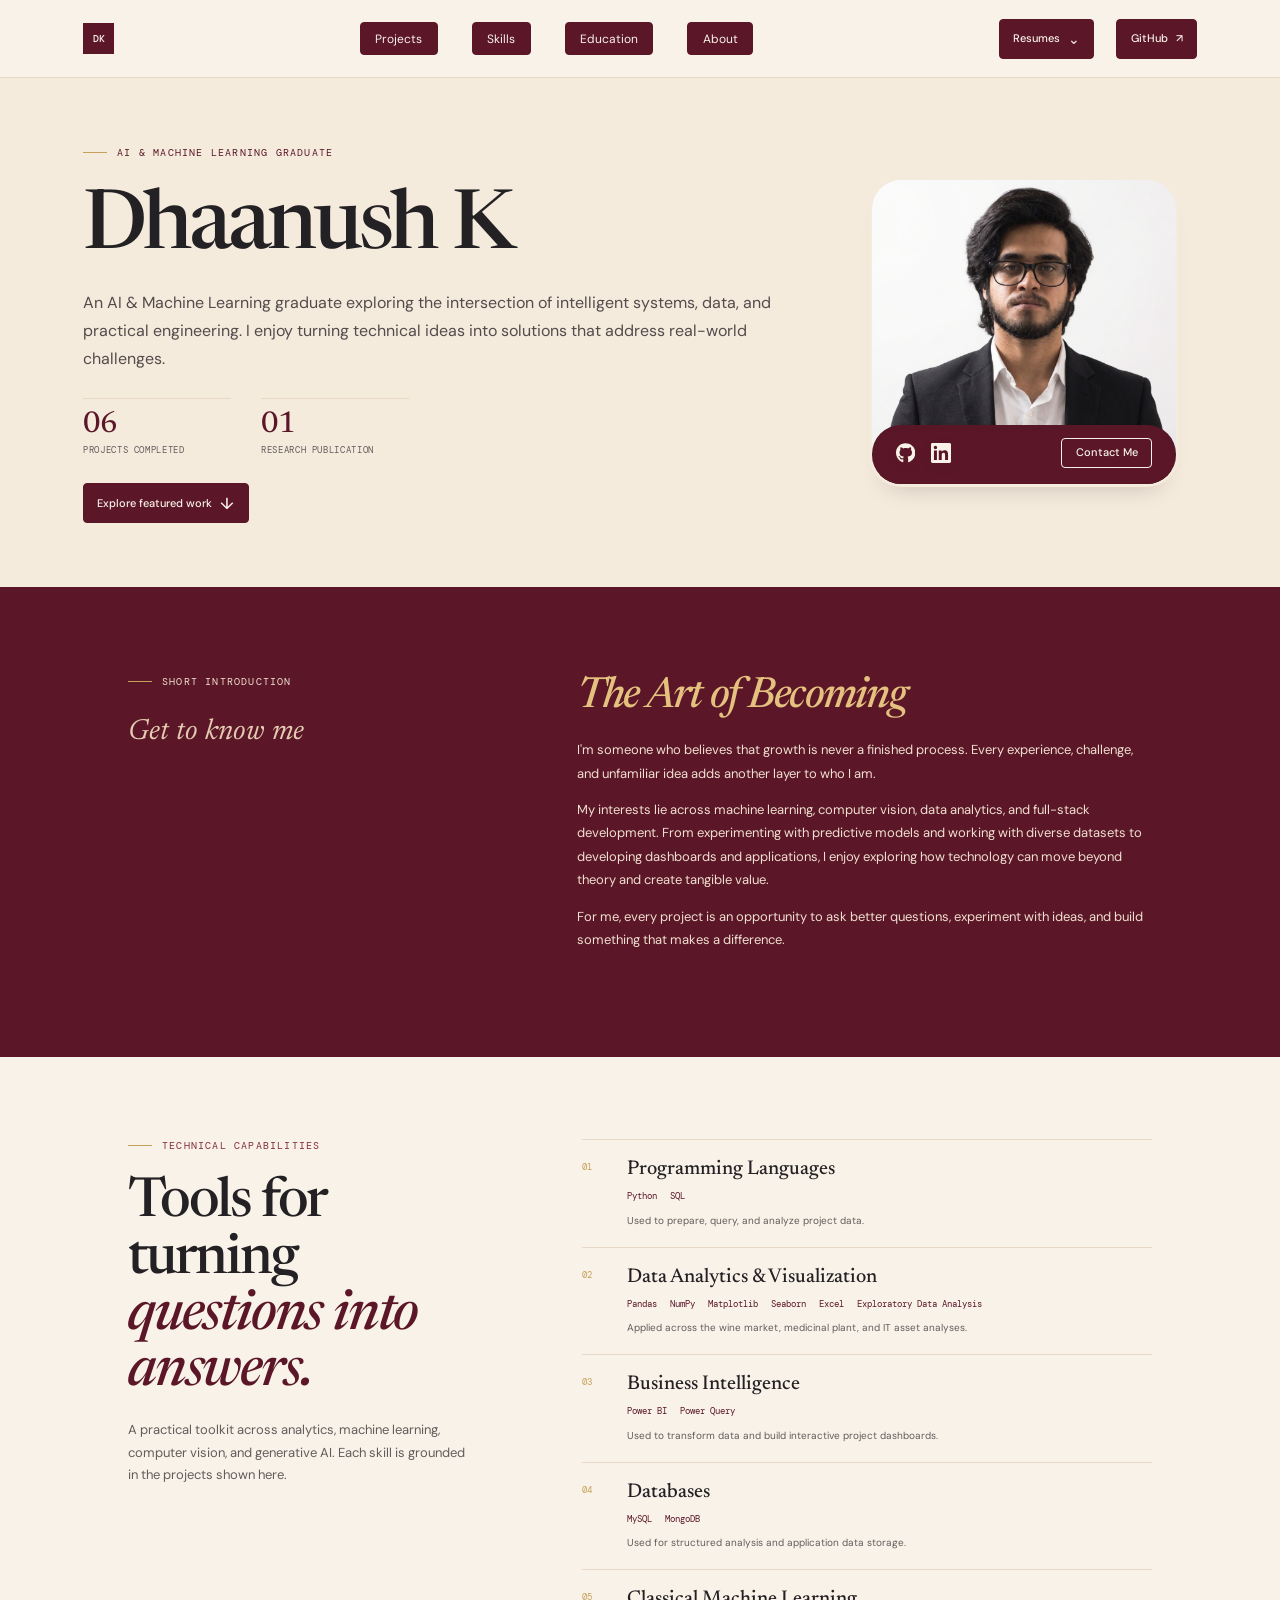
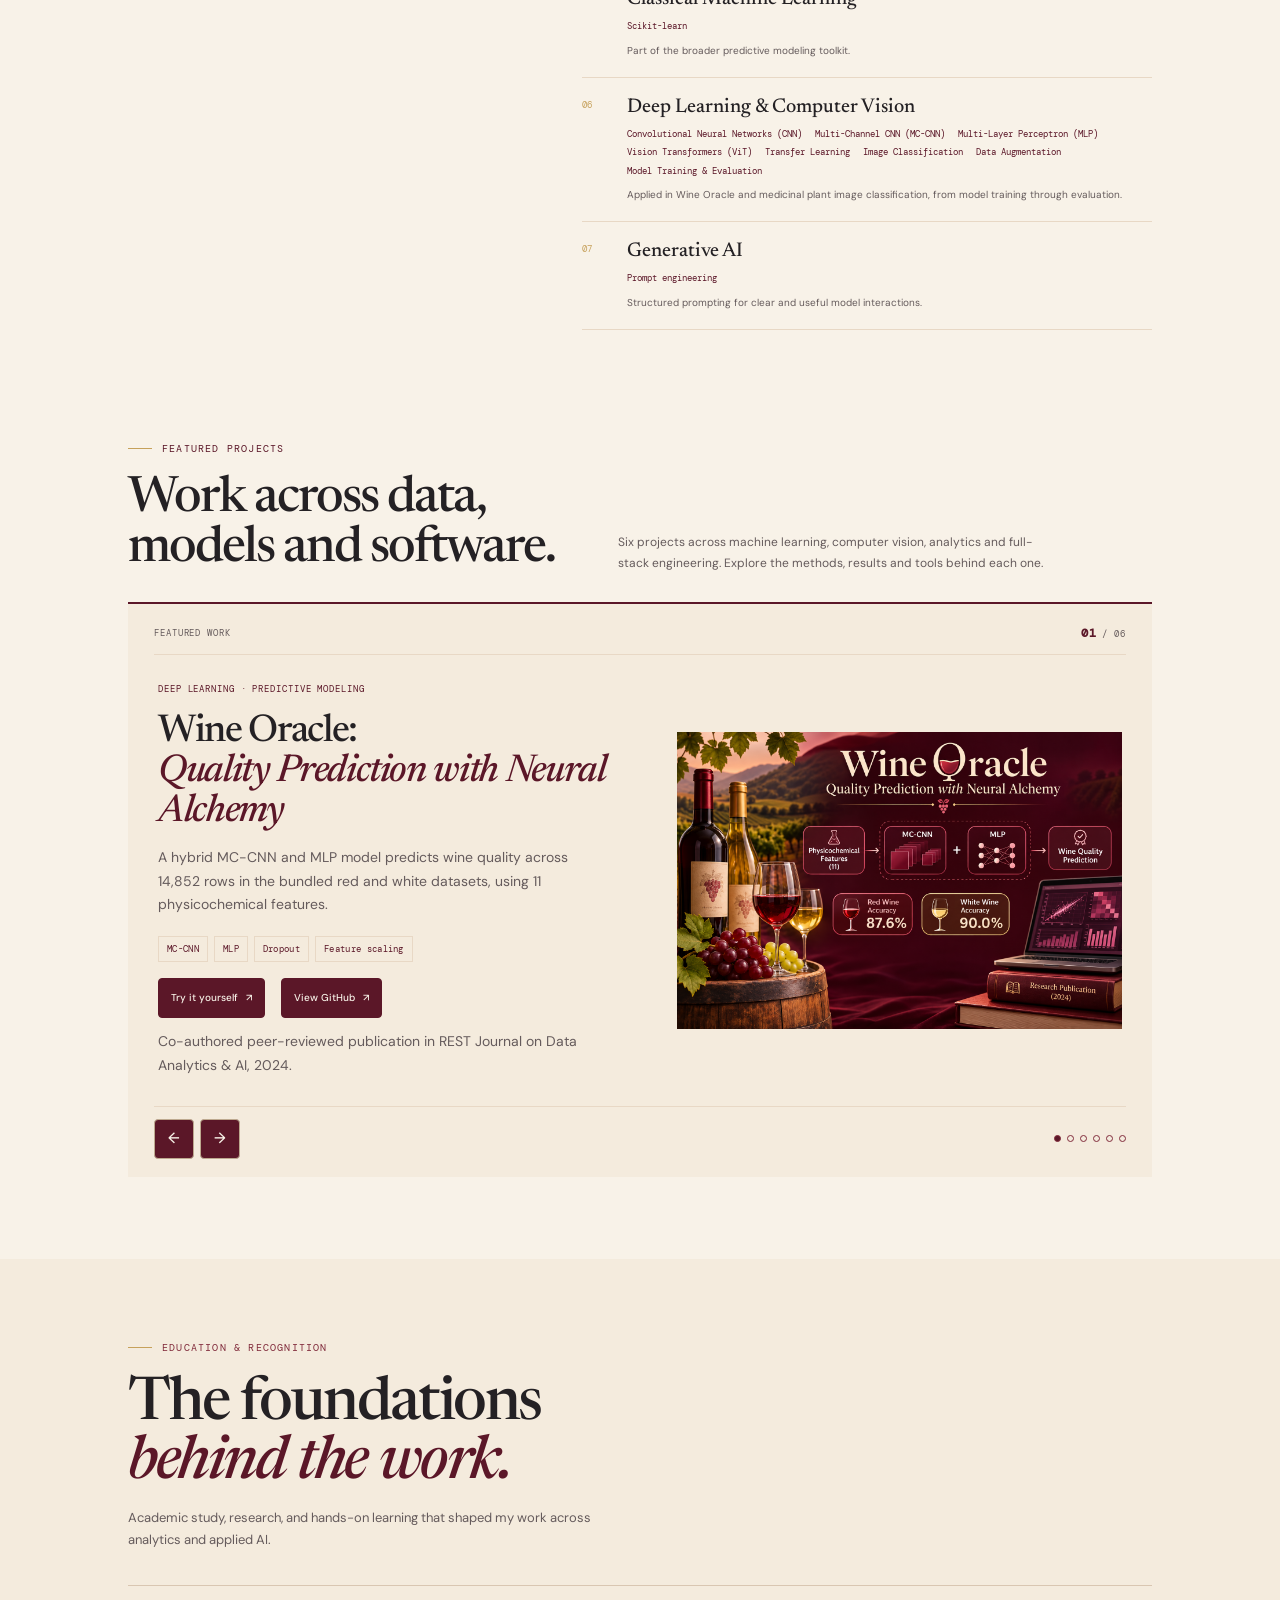
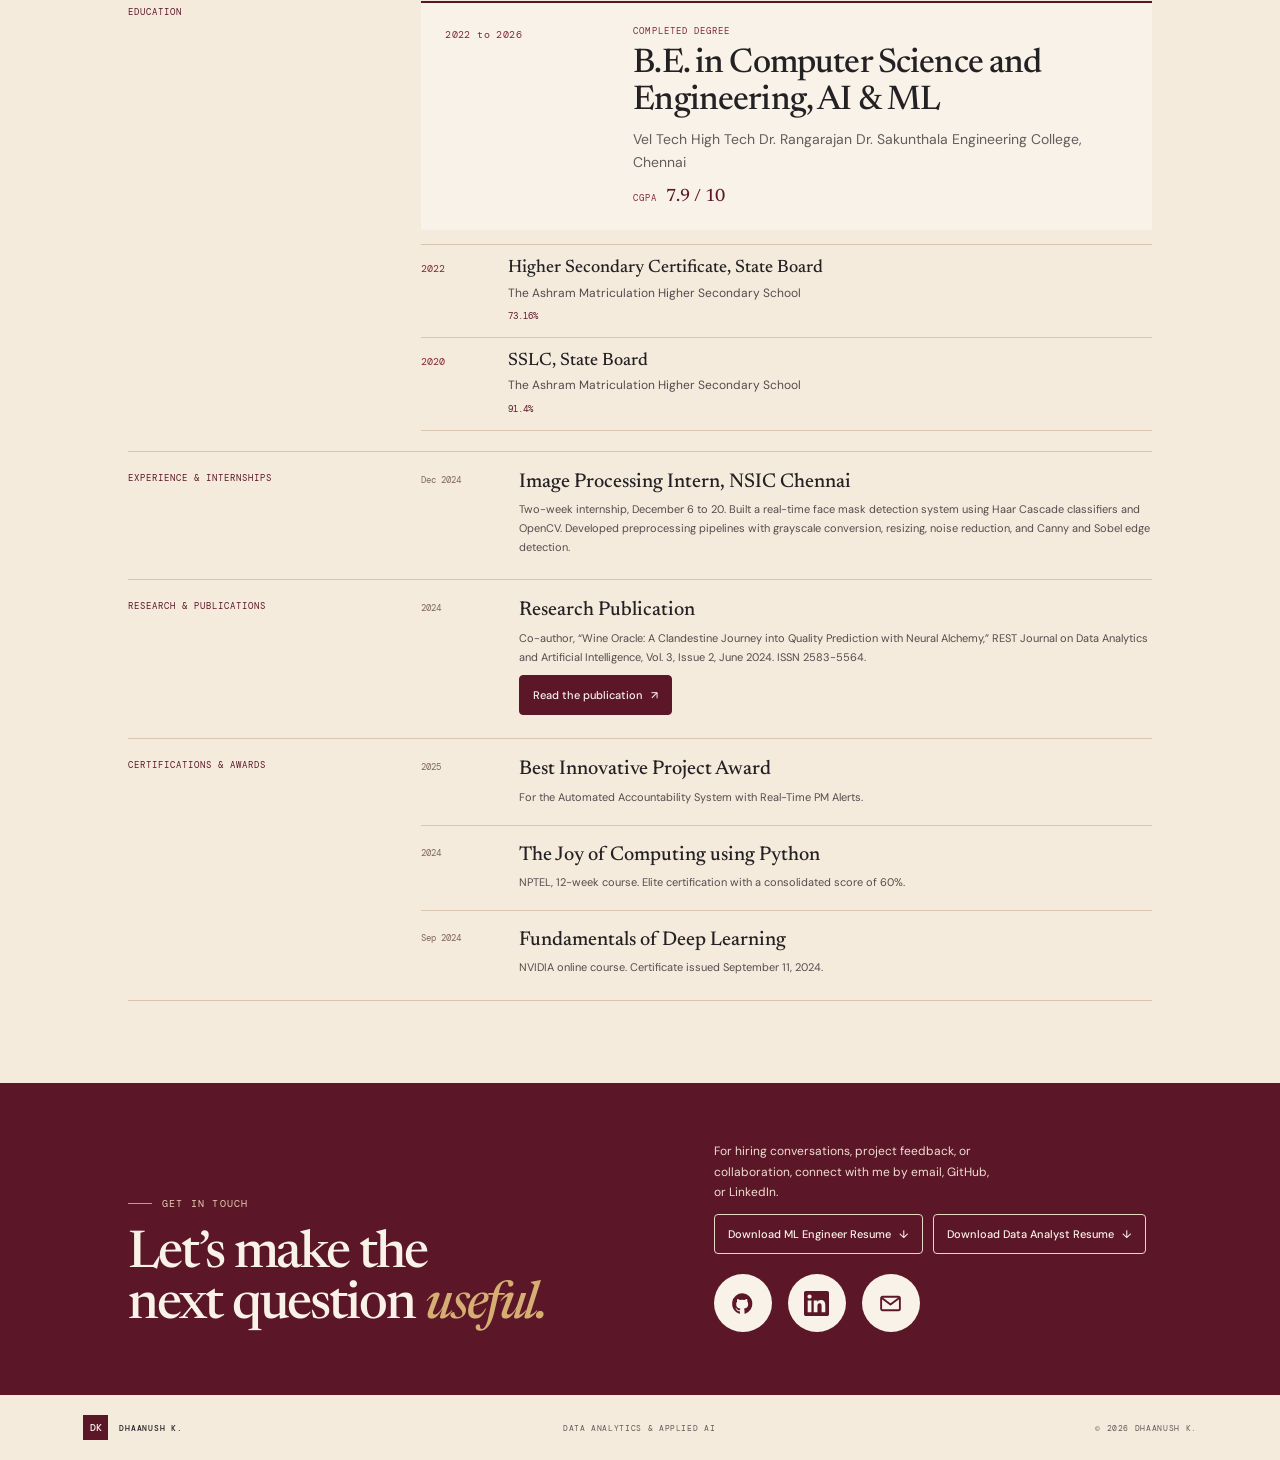
<file: index.html>
<!doctype html>
<html lang="en">
<head>
  <meta charset="utf-8">
  <meta name="viewport" content="width=device-width, initial-scale=1">
  <meta name="theme-color" content="#F8F2E8">
  <meta name="description" content="Dhaanush K is an AI and machine learning graduate working across computer vision, data analytics, and full-stack engineering.">
  <title>Dhaanush K | AI, Machine Learning and Data Analytics</title>
  <link rel="preconnect" href="https://fonts.googleapis.com">
  <link rel="preconnect" href="https://fonts.gstatic.com" crossorigin>
  <link href="https://fonts.googleapis.com/css2?family=DM+Mono:wght@400;500&family=DM+Sans:wght@400;500;600;700&family=Newsreader:opsz,wght@6..72,400;6..72,500;6..72,600&display=swap" rel="stylesheet">
  <link rel="stylesheet" href="styles.css">
  <link rel="stylesheet" href="components/profile-card.css">
</head>
<body>
  <header class="site-header">
    <a class="identity" href="index.html" aria-label="Dhaanush K home"><span class="identity-mark">DK</span></a>
    <nav aria-label="Main navigation"><a href="#projects">Projects</a><a href="#skills">Skills</a><a href="#education">Education</a><a href="#about">About</a></nav>
    <div class="header-actions">
      <details class="resume-menu">
        <summary>Resumes <span aria-hidden="true">⌄</span></summary>
        <div class="resume-menu-list" aria-label="Download a resume">
          <a href="assets/resumes/dhaanush-k-ml-engineer.pdf" download="Dhaanush-K-ML-Engineer-Resume.pdf">ML Engineer <span>PDF ↓</span></a>
          <a href="assets/resumes/dhaanush-k-data-analyst.pdf" download="Dhaanush-K-Data-Analyst-Resume.pdf">Data Analyst <span>PDF ↓</span></a>
        </div>
      </details>
      <a class="header-link" href="https://github.com/DhaanushK" target="_blank" rel="noopener noreferrer">GitHub <span aria-hidden="true">↗</span></a>
    </div>

  </header>

  <main>
    <section class="intro hero-shell" aria-labelledby="hero-title">
      <div class="hero-copy">
        <p class="eyebrow"><span></span> AI &amp; MACHINE LEARNING GRADUATE</p>
        <h1 id="hero-title">Dhaanush K</h1>
        <p class="hero-summary">An AI &amp; Machine Learning graduate exploring the intersection of intelligent systems, data, and practical engineering. I enjoy turning technical ideas into solutions that address real-world challenges.</p>
        <div class="hero-stats" aria-label="Portfolio statistics">
          <div><strong>06</strong><span>Projects completed</span></div>
          <div><strong>01</strong><span>Research publication</span></div>
        </div>
        <a class="underlined-link" href="#projects">Explore featured work <span aria-hidden="true">↓</span></a>
      </div>
      <div class="hero-profile">
        <section class="profile-panel" aria-label="Dhaanush K profile card">
          <div class="card">
            <div class="profile-pic"><img src="assets/profile-photo.png" alt="Portrait of Dhaanush K"></div>
            <div class="bottom">
              <div class="content">
                <span class="name">Dhaanush K</span>
                <span class="about-me">AI &amp; ML Graduate</span>
                <span class="profile-focus">Machine Learning · Computer Vision · Data Analytics · Full Stack</span>
                <blockquote class="profile-quote">“As long as I live, I have infinite chances!” <cite><br>Monkey D. Luffy</cite></blockquote>
              </div>
              <div class="bottom-bottom">
                <div class="social-links-container">
                  <a href="https://github.com/DhaanushK" target="_blank" rel="noopener noreferrer" aria-label="GitHub profile">
                    <svg xmlns="http://www.w3.org/2000/svg" viewBox="0 0 496 512" aria-hidden="true"><path d="M244.8 8C106.1 8 0 113.3 0 252c0 110.9 69.8 205.8 169.5 239.2 12.8 2.3 17.3-5.6 17.3-12.1 0-6.2-.3-40.4-.3-61.4 0 0-70 15-84.7-29.8 0 0-11.4-29.1-27.8-36.6 0 0-22.9-15.7 1.6-15.4 0 0 24.9 2 38.6 25.8 21.9 38.6 58.6 27.5 72.9 20.9 2.3-16 8.8-27.1 16-33.7-55.9-6.2-112.3-14.3-112.3-110.5 0-27.5 7.6-41.3 23.6-58.9-2.6-6.5-11.1-33.3 2.6-67.9 20.9-6.5 69 27 69 27 20-5.6 41.5-8.5 62.8-8.5s42.8 2.9 62.8 8.5c0 0 48.1-33.6 69-27 13.7 34.7 5.2 61.4 2.6 67.9 16 17.7 25.8 31.5 25.8 58.9 0 96.5-58.9 104.2-114.8 110.5 9.2 7.9 17 22.9 17 46.4 0 33.7-.3 75.4-.3 83.6 0 6.5 4.6 14.4 17.3 12.1C428.2 457.8 496 362.9 496 252 496 113.3 383.5 8 244.8 8z"></path></svg>
                  </a>
                  <a href="https://www.linkedin.com/in/dhaanush-k-72426927a" target="_blank" rel="noopener noreferrer" aria-label="LinkedIn profile">
                    <svg xmlns="http://www.w3.org/2000/svg" viewBox="0 0 24 24" aria-hidden="true"><path d="M20.447 20.452h-3.554v-5.569c0-1.328-.027-3.037-1.852-3.037-1.853 0-2.136 1.445-2.136 2.939v5.667H9.35V9h3.414v1.561h.049c.476-.9 1.637-1.85 3.37-1.85 3.601 0 4.267 2.37 4.267 5.455v6.286zM5.337 7.433a2.062 2.062 0 1 1-.004-4.124 2.062 2.062 0 0 1 .004 4.124zm1.782 13.019H3.555V9h3.564v11.452zM22.225 0H1.771C.792 0 0 .774 0 1.729v20.542C0 23.227.792 24 1.771 24h20.451C23.2 24 24 23.227 24 22.271V1.729C24 .774 23.2 0 22.222 0h.003z"></path></svg>
                  </a>
                </div>
                <a class="button" href="https://mail.google.com/mail/?view=cm&amp;fs=1&amp;to=dhaanushk2004%40gmail.com" target="_blank" rel="noopener noreferrer">Contact Me</a>
              </div>
            </div>
          </div>
        </section>
      </div>
    </section>

    <section class="about section-wrap" id="about"><div class="about-aside"><p class="eyebrow"><span></span> SHORT INTRODUCTION</p><p class="about-index">Get to know me</p></div><div class="about-body"><h2><em>The Art of Becoming</em></h2><p>I'm someone who believes that growth is never a finished process. Every experience, challenge, and unfamiliar idea adds another layer to who I am.</p><p>My interests lie across machine learning, computer vision, data analytics, and full-stack development. From experimenting with predictive models and working with diverse datasets to developing dashboards and applications, I enjoy exploring how technology can move beyond theory and create tangible value.</p><p>For me, every project is an opportunity to ask better questions, experiment with ideas, and build something that makes a difference.</p></div></section>

    <section class="skills-section section-wrap" id="skills" aria-labelledby="skills-title">
      <div class="skills-heading">
        <p class="eyebrow"><span></span> TECHNICAL CAPABILITIES</p>
        <h2 id="skills-title">Tools for turning<br><em>questions into answers.</em></h2>
        <p class="skills-intro">A practical toolkit across analytics, machine learning, computer vision, and generative AI. Each skill is grounded in the projects shown here.</p>
      </div>
      <div class="skills-list">
        <section class="skill-row" aria-labelledby="skill-programming"><span class="skill-number">01</span><div><h3 id="skill-programming">Programming Languages</h3><ul><li>Python</li><li>SQL</li></ul></div><p>Used to prepare, query, and analyze project data.</p></section>
        <section class="skill-row" aria-labelledby="skill-analytics"><span class="skill-number">02</span><div><h3 id="skill-analytics">Data Analytics &amp; Visualization</h3><ul><li>Pandas</li><li>NumPy</li><li>Matplotlib</li><li>Seaborn</li><li>Excel</li><li>Exploratory Data Analysis</li></ul></div><p>Applied across the wine market, medicinal plant, and IT asset analyses.</p></section>
        <section class="skill-row" aria-labelledby="skill-bi"><span class="skill-number">03</span><div><h3 id="skill-bi">Business Intelligence</h3><ul><li>Power BI</li><li>Power Query</li></ul></div><p>Used to transform data and build interactive project dashboards.</p></section>
        <section class="skill-row" aria-labelledby="skill-databases"><span class="skill-number">04</span><div><h3 id="skill-databases">Databases</h3><ul><li>MySQL</li><li>MongoDB</li></ul></div><p>Used for structured analysis and application data storage.</p></section>
        <section class="skill-row" aria-labelledby="skill-classical-ml"><span class="skill-number">05</span><div><h3 id="skill-classical-ml">Classical Machine Learning</h3><ul><li>Scikit-learn</li></ul></div><p>Part of the broader predictive modeling toolkit.</p></section>
        <section class="skill-row" aria-labelledby="skill-deep-learning"><span class="skill-number">06</span><div><h3 id="skill-deep-learning">Deep Learning &amp; Computer Vision</h3><ul><li>Convolutional Neural Networks (CNN)</li><li>Multi-Channel CNN (MC-CNN)</li><li>Multi-Layer Perceptron (MLP)</li><li>Vision Transformers (ViT)</li><li>Transfer Learning</li><li>Image Classification</li><li>Data Augmentation</li><li>Model Training &amp; Evaluation</li></ul></div><p>Applied in Wine Oracle and medicinal plant image classification, from model training through evaluation.</p></section>
        <section class="skill-row" aria-labelledby="skill-genai"><span class="skill-number">07</span><div><h3 id="skill-genai">Generative AI</h3><ul><li>Prompt engineering</li></ul></div><p>Structured prompting for clear and useful model interactions.</p></section>
      </div>
    </section>

    <section class="featured-work section-wrap" id="projects" aria-labelledby="projects-title">
      <div class="section-head"><p class="eyebrow"><span></span> FEATURED PROJECTS</p><h2 id="projects-title">Work across data, models and software.</h2><p class="section-lede">Six projects across machine learning, computer vision, analytics and full-stack engineering. Explore the methods, results and tools behind each one.</p></div>
      <div class="carousel" aria-label="Featured projects" aria-roledescription="carousel">
        <div class="carousel-top"><span>FEATURED WORK</span><span class="carousel-counter"><b id="slide-number">01</b> / <span id="slide-total">06</span></span></div>
        <div class="slides" id="slides" aria-live="off">
          <article class="hero-slide is-current" data-slide="0" aria-roledescription="slide" aria-label="1 of 6: Wine Oracle, Quality Prediction with Neural Alchemy">
            <div class="slide-copy"><p class="slide-kicker">DEEP LEARNING · PREDICTIVE MODELING</p><h2>Wine Oracle:<br><em>Quality Prediction with Neural Alchemy</em></h2><p>A hybrid MC-CNN and MLP model predicts wine quality across 14,852 rows in the bundled red and white datasets, using 11 physicochemical features.</p><ul class="tech-tags" aria-label="Technologies"><li>MC-CNN</li><li>MLP</li><li>Dropout</li><li>Feature scaling</li></ul><div class="slide-actions"><a class="slide-link" href="projects/wine-oracle/index.html#try-it">Try it yourself <span>↗</span></a><a class="slide-link" href="https://github.com/DhaanushK/Wine-Quality-Prediction" target="_blank" rel="noopener noreferrer">View GitHub <span>↗</span></a></div><p class="project-note">Co-authored peer-reviewed publication in REST Journal on Data Analytics &amp; AI, 2024.</p></div>
            <div class="slide-visual visual-oracle" aria-label="Wine Oracle neural model infographic"><img src="assets/wine-oracle-feature.png" alt="Wine Oracle infographic showing the hybrid MC-CNN and MLP model with red and white wine accuracy results"></div>
          </article>
          <article class="hero-slide" data-slide="1" aria-roledescription="slide" aria-label="2 of 6: Wine Market Analysis, Price, Region and Grape Variety" hidden>
            <div class="slide-copy"><p class="slide-kicker">DATA ANALYTICS · MARKET INTELLIGENCE</p><h2>Wine Market<br><em>Analysis</em></h2><p>Analyze wine pricing, critic ratings, regions and grape varieties to compare market patterns and pricing differences.</p><ul class="tech-tags" aria-label="Technologies"><li>Python</li><li>Pandas</li><li>NumPy</li><li>MySQL</li><li>Power BI</li><li>Excel</li></ul><div class="slide-actions"><a class="slide-link" href="projects/wine-quality/index.html#try-it">Try it yourself <span>↗</span></a><a class="slide-link" href="https://github.com/DhaanushK/wine-quality-intelligence" target="_blank" rel="noopener noreferrer">View GitHub <span>↗</span></a></div></div>
            <div class="slide-visual visual-wine" aria-label="Wine market analysis infographic"><img src="assets/wine-market-feature.png" alt="Wine Market Analysis infographic showing the data analysis pipeline, market pricing, regions, grape varieties, and dashboard insights"></div>
          </article>
          <article class="hero-slide" data-slide="2" aria-roledescription="slide" aria-label="3 of 6: Medicinal Plant Image Classification" hidden>
            <div class="slide-copy"><p class="slide-kicker">COMPUTER VISION · DEEP LEARNING</p><h2>Medicinal Plant<br><em>Image Classification</em></h2><p>A hybrid Vision Transformer and CNN model classifies plant images from a recorded dataset run of 5,995 images and returns its three highest-scoring class predictions.</p><ul class="tech-tags" aria-label="Technologies"><li>Python</li><li>PyTorch</li><li>ViT + CNN</li><li>Transfer learning</li></ul><div class="slide-actions"><a class="slide-link" href="projects/medicinal-plant-classification/index.html#try-it">Try it yourself <span>↗</span></a><a class="slide-link" href="https://github.com/DhaanushK/Medicinal-Plant-Classification" target="_blank" rel="noopener noreferrer">View GitHub <span>↗</span></a></div></div>
            <div class="slide-visual visual-vit" aria-label="Medicinal plant image classification infographic"><img src="assets/medicinal-vit-feature.png" alt="Medicinal Plant Classification infographic showing the Vision Transformer image classification project and reported training and test accuracy"></div>
          </article>
          <article class="hero-slide" data-slide="3" aria-roledescription="slide" aria-label="4 of 6: Medicinal Plant Price Trend Analysis" hidden>
            <div class="slide-copy"><p class="slide-kicker">MARKET INTELLIGENCE · BUSINESS INTELLIGENCE</p><h2>Medicinal Plant<br><em>Price Trend Analysis</em></h2><p>Trace e-CHARAK reported prices from 2017 to 2025 across 110 plants and 31 markets using 374,830 observations.</p><ul class="tech-tags" aria-label="Technologies"><li>Python</li><li>MySQL</li><li>Excel</li><li>Power BI</li></ul><div class="slide-actions"><a class="slide-link" href="projects/medicinal-plant/index.html#try-it">Try it yourself <span>↗</span></a><a class="slide-link" href="https://github.com/DhaanushK/Medicinal-Plant-Price-Trend-Analysis" target="_blank" rel="noopener noreferrer">View GitHub <span>↗</span></a></div></div>
            <div class="slide-visual visual-plant" aria-label="Medicinal plant price trend dashboard infographic"><img src="assets/medicinal-price-feature.png" alt="Medicinal plant price trend analysis infographic showing data processing, market coverage, and Power BI dashboard"></div>
          </article>
          <article class="hero-slide" data-slide="4" aria-roledescription="slide" aria-label="5 of 6: IT Asset Management Dashboard" hidden>
            <div class="slide-copy"><p class="slide-kicker">OPERATIONS · BUSINESS INTELLIGENCE</p><h2>IT Asset Management<br><em>Dashboard</em></h2><p>Use Python, MySQL and Power BI to review asset lifecycle, depreciation, license use and compliance risks.</p><ul class="tech-tags" aria-label="Technologies"><li>Python</li><li>MySQL</li><li>Power BI</li></ul><div class="slide-actions"><a class="slide-link" href="projects/itam/index.html#try-it">Try it yourself <span>↗</span></a><a class="slide-link" href="https://github.com/DhaanushK/IT-Asset-Management-System" target="_blank" rel="noopener noreferrer">View GitHub <span>↗</span></a></div></div>
            <div class="slide-visual visual-itam" aria-label="IT Asset Management dashboard infographic"><img src="assets/itam-dashboard-feature.png" alt="IT Asset Management infographic showing asset lifecycle, financial performance, license utilization, and compliance"></div>
          </article>
          <article class="hero-slide" data-slide="5" aria-roledescription="slide" aria-label="6 of 6: Automated Accountability System with Real-Time PM Alerts" hidden>
            <div class="slide-copy"><p class="slide-kicker">FULL-STACK ENGINEERING · WORKFLOW AUTOMATION</p><h2>Automated Accountability System<br><em>with Real-Time PM Alerts</em></h2><p>A full-stack system syncs accountability data and sends real-time deadline alerts.</p><div class="slide-tech-group"><span>Core application</span><ul class="tech-tags" aria-label="Core application technologies"><li>MERN</li><li>JWT</li><li>RBAC</li></ul></div><div class="slide-tech-group"><span>Supporting integrations and services</span><ul class="tech-tags" aria-label="Supporting technologies"><li>Google Sheets API</li><li>Nodemailer</li><li>Node-Cron</li></ul></div><div class="slide-actions"><a class="slide-link" href="https://github.com/DhaanushK/Automated-Accountability-System-with-Realtime-PM-Alerts" target="_blank" rel="noopener noreferrer">View GitHub <span>↗</span></a></div><p class="project-note">Recognized with the Best Innovative Project Award in 2025.</p></div>
            <div class="slide-visual visual-accountability" aria-label="Automated accountability system infographic with its 2025 award"><img src="assets/accountability-feature.png" alt="Automated accountability system infographic showing the MERN application, role-based access, Google Sheets sync, real-time alerts, and 2025 award"></div>
          </article>
        </div>
        <div class="carousel-controls"><div class="carousel-buttons"><button class="arrow-button" type="button" id="previous-slide" aria-label="Previous project">←</button><button class="arrow-button" type="button" id="next-slide" aria-label="Next project">→</button></div><div class="slide-dots" role="group" aria-label="Choose featured project"><button class="slide-dot is-active" type="button" aria-label="Show project 1" aria-current="true"></button><button class="slide-dot" type="button" aria-label="Show project 2"></button><button class="slide-dot" type="button" aria-label="Show project 3"></button><button class="slide-dot" type="button" aria-label="Show project 4"></button><button class="slide-dot" type="button" aria-label="Show project 5"></button><button class="slide-dot" type="button" aria-label="Show project 6"></button></div></div>
      </div>
    </section>
    <section class="academic-section section-wrap" id="education" aria-labelledby="education-title">
      <div class="academic-heading"><p class="eyebrow"><span></span> EDUCATION &amp; RECOGNITION</p><h2 id="education-title">The foundations<br><em>behind the work.</em></h2><p>Academic study, research, and hands-on learning that shaped my work across analytics and applied AI.</p></div>
      <div class="academic-groups">
        <section class="academic-group academic-group--education" aria-labelledby="academic-education"><h3 id="academic-education">Education</h3><div class="academic-entries">
          <article class="academic-degree-spotlight"><p class="academic-degree-period">2022 to 2026</p><div><span class="academic-degree-label">COMPLETED DEGREE</span><h4>B.E. in Computer Science and Engineering, AI &amp; ML</h4><p>Vel Tech High Tech Dr. Rangarajan Dr. Sakunthala Engineering College, Chennai</p><span class="academic-degree-result"><span>CGPA</span> 7.9 / 10</span></div></article>
          <div class="academic-school-timeline" aria-label="Earlier education">
            <article class="academic-school-entry"><p class="academic-date">2022</p><div><h4>Higher Secondary Certificate, State Board</h4><p>The Ashram Matriculation Higher Secondary School</p><span class="academic-result">73.16%</span></div></article>
            <article class="academic-school-entry"><p class="academic-date">2020</p><div><h4>SSLC, State Board</h4><p>The Ashram Matriculation Higher Secondary School</p><span class="academic-result">91.4%</span></div></article>
          </div>
        </div></section>
        <section class="academic-group" aria-labelledby="academic-experience"><h3 id="academic-experience">Experience &amp; Internships</h3><div class="academic-entries">
          <article class="academic-entry"><p class="academic-date">Dec 2024</p><div><h4>Image Processing Intern, NSIC Chennai</h4><p>Two-week internship, December 6 to 20. Built a real-time face mask detection system using Haar Cascade classifiers and OpenCV. Developed preprocessing pipelines with grayscale conversion, resizing, noise reduction, and Canny and Sobel edge detection.</p></div></article>
        </div></section>
        <section class="academic-group" aria-labelledby="academic-research"><h3 id="academic-research">Research &amp; Publications</h3><div class="academic-entries">
          <article class="academic-entry"><p class="academic-date">2024</p><div><h4>Research Publication</h4><p>Co-author, “Wine Oracle: A Clandestine Journey into Quality Prediction with Neural Alchemy,” REST Journal on Data Analytics and Artificial Intelligence, Vol. 3, Issue 2, June 2024. ISSN 2583-5564.</p><a class="academic-link" href="https://doi.org/10.46632/jdaai/3/2/13" target="_blank" rel="noopener noreferrer">Read the publication <span aria-hidden="true">↗</span></a></div></article>
        </div></section>
        <section class="academic-group" aria-labelledby="academic-certifications"><h3 id="academic-certifications">Certifications &amp; Awards</h3><div class="academic-entries">
          <article class="academic-entry"><p class="academic-date">2025</p><div><h4>Best Innovative Project Award</h4><p>For the Automated Accountability System with Real-Time PM Alerts.</p></div></article>
          <article class="academic-entry"><p class="academic-date">2024</p><div><h4>The Joy of Computing using Python</h4><p>NPTEL, 12-week course. Elite certification with a consolidated score of 60%.</p></div></article>
          <article class="academic-entry"><p class="academic-date">Sep 2024</p><div><h4>Fundamentals of Deep Learning</h4><p>NVIDIA online course. Certificate issued September 11, 2024.</p></div></article>
        </div></section>
      </div>
    </section>



    <section class="contact-band"><div><p class="eyebrow eyebrow-light"><span></span> GET IN TOUCH</p><h2>Let’s make the<br>next question <em>useful.</em></h2></div><div class="contact-copy"><p>For hiring conversations, project feedback, or collaboration, connect with me by email, GitHub, or LinkedIn.</p><div class="resume-downloads" aria-label="Resume downloads"><a href="assets/resumes/dhaanush-k-ml-engineer.pdf" download="Dhaanush-K-ML-Engineer-Resume.pdf">Download ML Engineer Resume <span aria-hidden="true">↓</span></a><a href="assets/resumes/dhaanush-k-data-analyst.pdf" download="Dhaanush-K-Data-Analyst-Resume.pdf">Download Data Analyst Resume <span aria-hidden="true">↓</span></a></div><div class="holographic-stack" aria-label="Contact and social links"><a class="holographic-icon github" href="https://github.com/DhaanushK" target="_blank" rel="noopener noreferrer" aria-label="GitHub profile"><span class="holographic-ring" aria-hidden="true"></span><svg viewBox="0 0 24 24" xmlns="http://www.w3.org/2000/svg" aria-hidden="true"><path d="M12 2.25a10 10 0 0 0-3.16 19.49c.5.09.69-.21.69-.47v-1.86c-2.51.55-3.04-1.07-3.04-1.07-.4-1.02-.98-1.29-.98-1.29-.8-.55.06-.54.06-.54.89.06 1.36.92 1.36.92.79 1.36 2.08.97 2.59.74.08-.58.31-.97.56-1.2-2-.23-4.11-1-4.11-4.45 0-.98.35-1.78.92-2.4-.09-.23-.4-1.14.09-2.37 0 0 .75-.24 2.47.92a8.6 8.6 0 0 1 4.5 0c1.72-1.16 2.47-.92 2.47-.92.49 1.23.18 2.14.09 2.37.57.62.92 1.42.92 2.4 0 3.46-2.11 4.22-4.12 4.45.32.27.6.8.6 1.62v2.68c0 .26.18.57.69.47A10 10 0 0 0 12 2.25Z"></path></svg></a><a class="holographic-icon linkedin" href="https://www.linkedin.com/in/dhaanush-k-72426927a" target="_blank" rel="noopener noreferrer" aria-label="LinkedIn profile"><span class="holographic-ring" aria-hidden="true"></span><svg viewBox="0 0 24 24" xmlns="http://www.w3.org/2000/svg" aria-hidden="true"><path d="M20.45 20.45h-3.56v-5.57c0-1.33-.03-3.04-1.85-3.04-1.85 0-2.14 1.45-2.14 2.94v5.67H9.35V9h3.41v1.56h.05c.48-.9 1.64-1.85 3.37-1.85 3.6 0 4.27 2.37 4.27 5.46v6.28ZM5.34 7.43a2.06 2.06 0 1 1 0-4.12 2.06 2.06 0 0 1 0 4.12ZM7.12 20.45H3.56V9h3.56v11.45ZM22.23 0H1.77C.79 0 0 .77 0 1.73v20.54C0 23.23.79 24 1.77 24h20.45c.98 0 1.78-.77 1.78-1.73V1.73C24 .77 23.2 0 22.22 0h.01Z"></path></svg></a><a class="holographic-icon email" href="https://mail.google.com/mail/?view=cm&amp;fs=1&amp;to=dhaanushk2004%40gmail.com" target="_blank" rel="noopener noreferrer" aria-label="Email dhaanushk2004@gmail.com"><span class="holographic-ring" aria-hidden="true"></span><svg viewBox="0 0 24 24" xmlns="http://www.w3.org/2000/svg" aria-hidden="true" style="fill:none;stroke:currentColor;stroke-width:1.8;stroke-linecap:round;stroke-linejoin:round"><rect x="3" y="5.5" width="18" height="13" rx="1.5"></rect><path d="m4 7 8 6 8-6"></path></svg></a></div></div></section>
  </main>
  <footer class="site-footer"><a class="identity" href="index.html"><span class="identity-mark">DK</span><span>DHAANUSH K.</span></a><span>DATA ANALYTICS &amp; APPLIED AI</span><span>© <span id="year"></span> DHAANUSH K.</span></footer>
  <script src="script.js"></script>
</body>
</html>
</file>
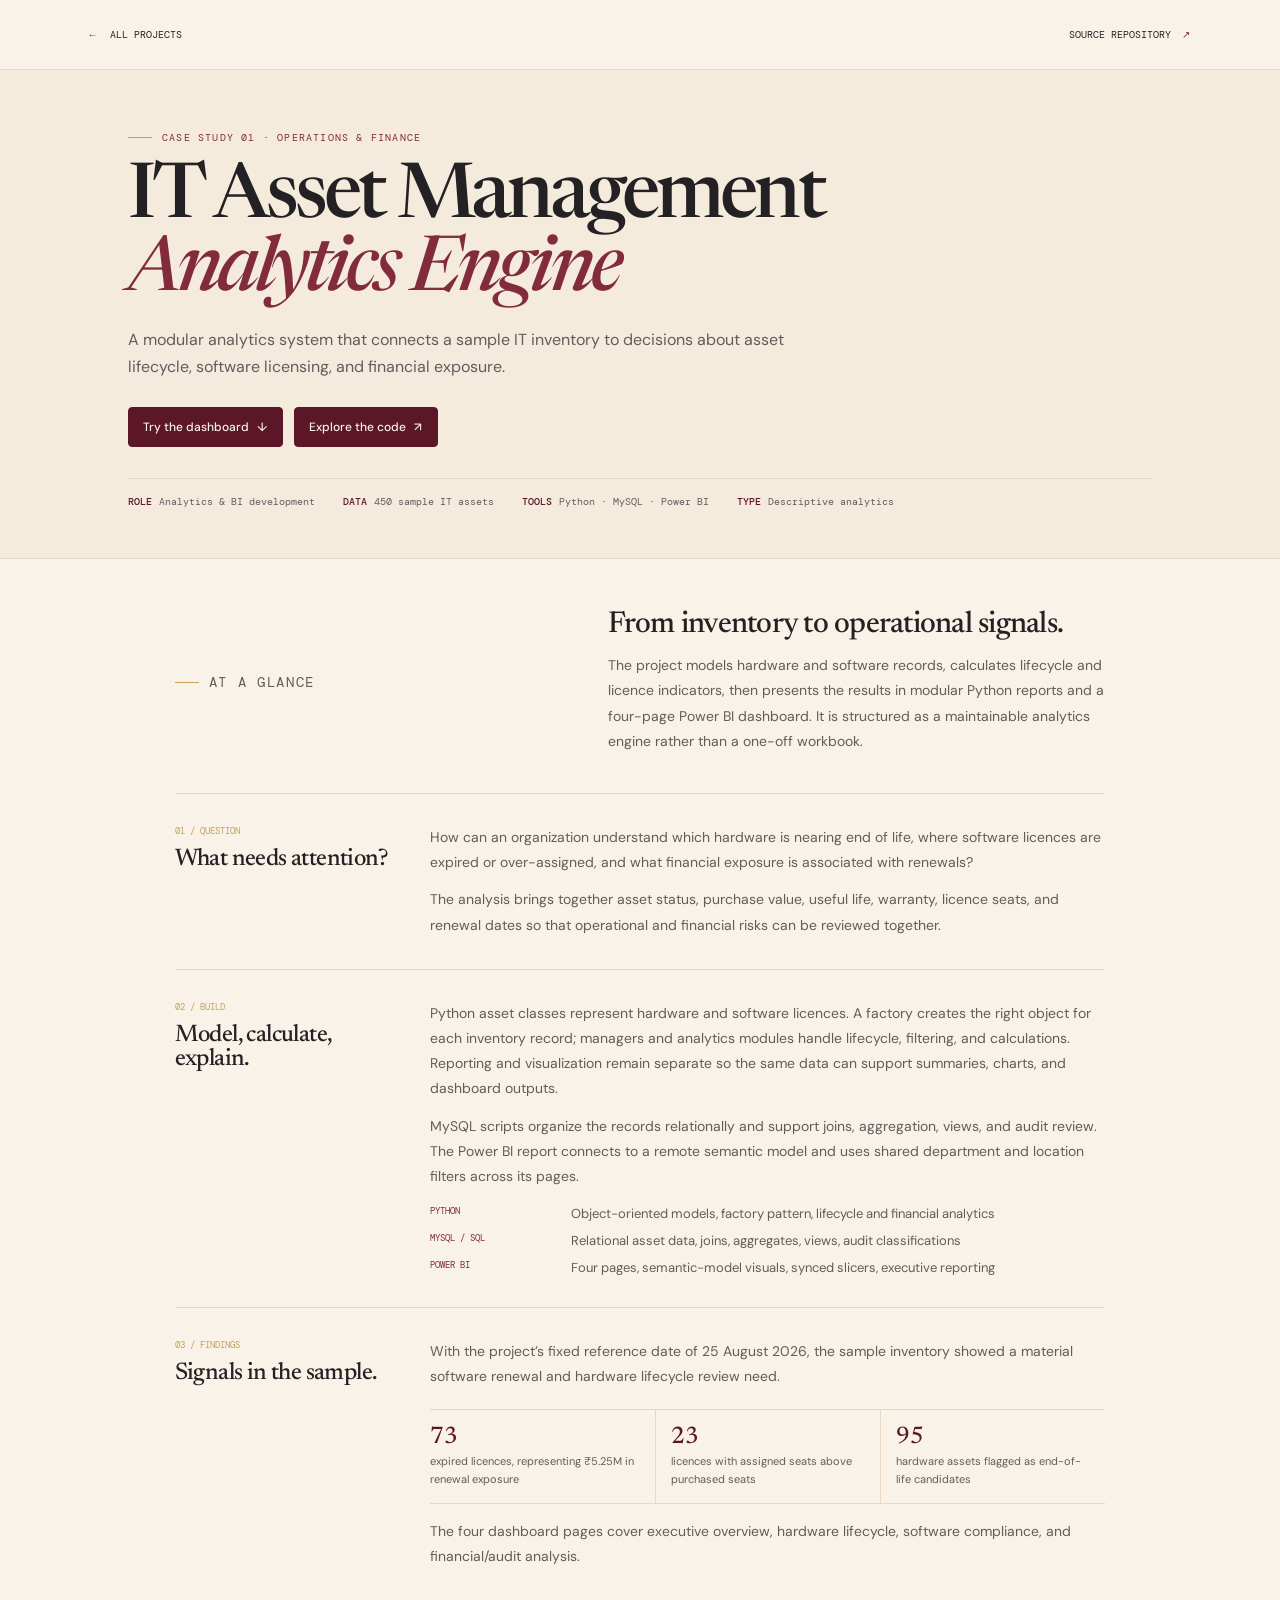
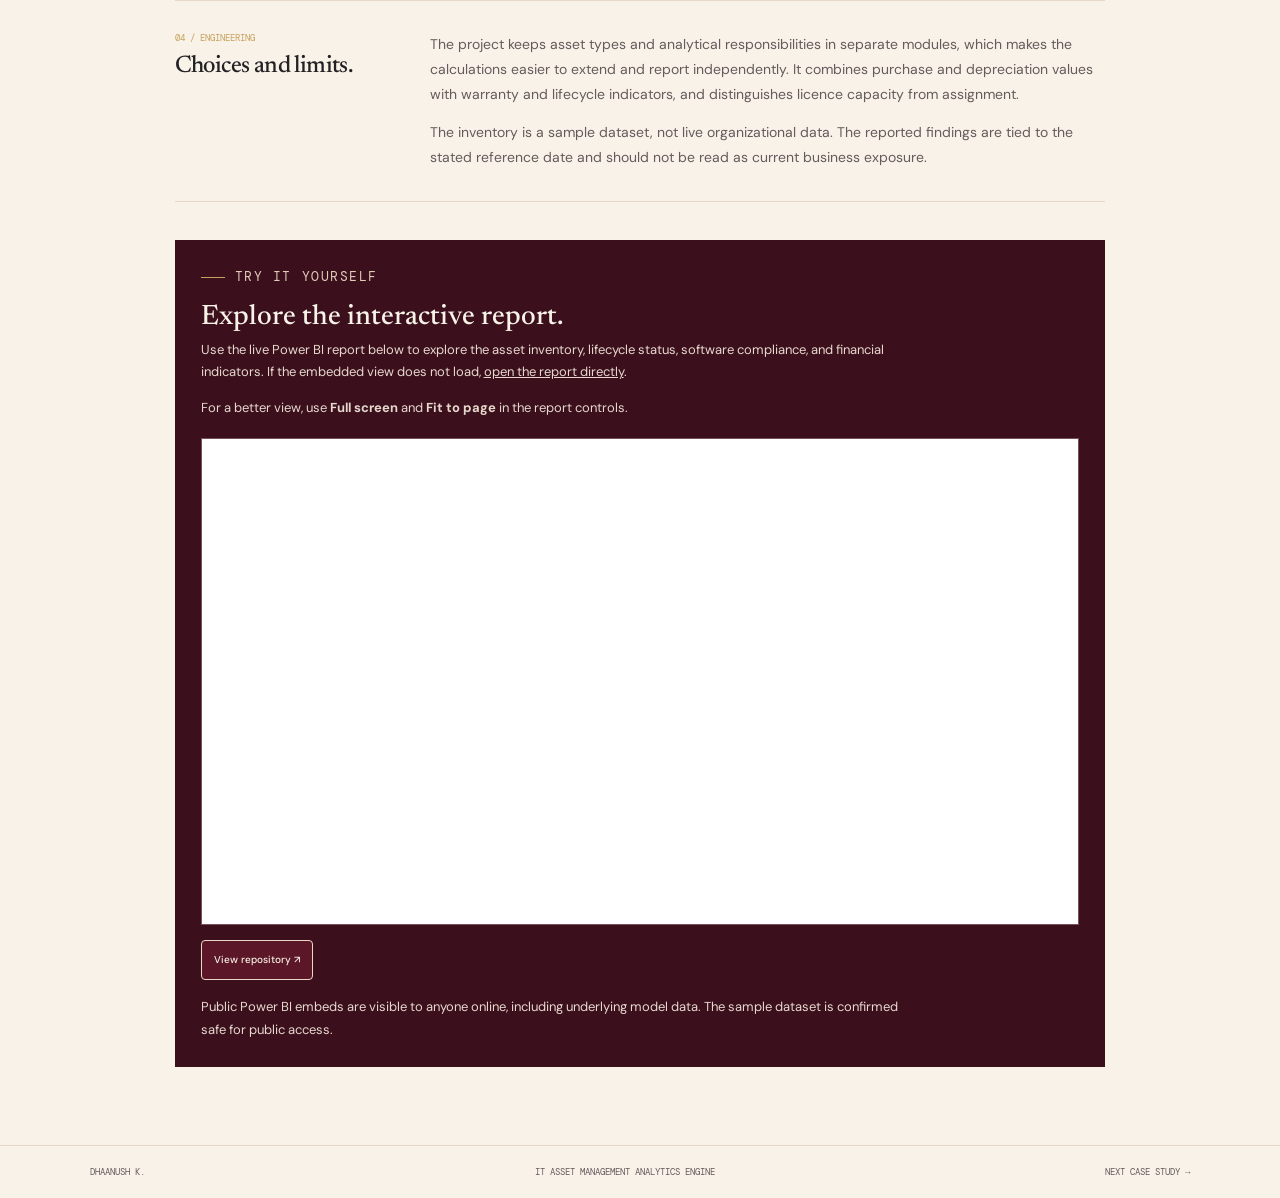
<file: projects/itam/index.html>
<!doctype html>
<html lang="en"><head><meta charset="utf-8"><meta name="viewport" content="width=device-width,initial-scale=1"><meta name="theme-color" content="#F8F2E8"><meta name="description" content="How I built an IT asset management analytics engine for hardware lifecycle, software compliance, and financial exposure."><title>IT Asset Management Analytics Engine | Dhaanush K.</title><link rel="preconnect" href="https://fonts.googleapis.com"><link rel="preconnect" href="https://fonts.gstatic.com" crossorigin><link href="https://fonts.googleapis.com/css2?family=DM+Mono:wght@400;500&family=DM+Sans:wght@400;500;600;700&family=Newsreader:opsz,wght@6..72,400;6..72,500;6..72,600&display=swap" rel="stylesheet"><link rel="stylesheet" href="../../styles.css"></head>
<body data-report="itam"><header class="case-header"><a class="back-link" href="../../index.html#projects"><span>←</span> ALL PROJECTS</a><a class="case-github" href="https://github.com/DhaanushK/IT-Asset-Management-System" target="_blank" rel="noopener noreferrer">SOURCE REPOSITORY <span>↗</span></a></header>
<main><section class="case-hero"><p class="eyebrow"><span></span> CASE STUDY 01 · OPERATIONS &amp; FINANCE</p><h1>IT Asset Management<br><em>Analytics Engine</em></h1><p class="case-lede">A modular analytics system that connects a sample IT inventory to decisions about asset lifecycle, software licensing, and financial exposure.</p><div class="case-hero-actions"><a class="case-button" href="#try-it">Try the dashboard <span>↓</span></a><a class="case-button secondary" href="https://github.com/DhaanushK/IT-Asset-Management-System" target="_blank" rel="noopener noreferrer">Explore the code <span>↗</span></a></div><div class="case-meta"><span><b>ROLE</b>Analytics &amp; BI development</span><span><b>DATA</b>450 sample IT assets</span><span><b>TOOLS</b>Python · MySQL · Power BI</span><span><b>TYPE</b>Descriptive analytics</span></div></section>
<div class="case-content"><section class="case-summary"><p class="eyebrow"><span></span> AT A GLANCE</p><div><h2>From inventory to operational signals.</h2><p>The project models hardware and software records, calculates lifecycle and licence indicators, then presents the results in modular Python reports and a four-page Power BI dashboard. It is structured as a maintainable analytics engine rather than a one-off workbook.</p></div></section>
<section class="case-section"><div><span class="section-number">01 / QUESTION</span><h2>What needs attention?</h2></div><div class="case-section-content"><p>How can an organization understand which hardware is nearing end of life, where software licences are expired or over-assigned, and what financial exposure is associated with renewals?</p><p>The analysis brings together asset status, purchase value, useful life, warranty, licence seats, and renewal dates so that operational and financial risks can be reviewed together.</p></div></section>
<section class="case-section"><div><span class="section-number">02 / BUILD</span><h2>Model, calculate, explain.</h2></div><div class="case-section-content"><p>Python asset classes represent hardware and software licences. A factory creates the right object for each inventory record; managers and analytics modules handle lifecycle, filtering, and calculations. Reporting and visualization remain separate so the same data can support summaries, charts, and dashboard outputs.</p><p>MySQL scripts organize the records relationally and support joins, aggregation, views, and audit review. The Power BI report connects to a remote semantic model and uses shared department and location filters across its pages.</p><div class="stack-lines"><div><b>PYTHON</b><span>Object-oriented models, factory pattern, lifecycle and financial analytics</span></div><div><b>MYSQL / SQL</b><span>Relational asset data, joins, aggregates, views, audit classifications</span></div><div><b>POWER BI</b><span>Four pages, semantic-model visuals, synced slicers, executive reporting</span></div></div></div></section>
<section class="case-section"><div><span class="section-number">03 / FINDINGS</span><h2>Signals in the sample.</h2></div><div class="case-section-content"><p>With the project’s fixed reference date of 25 August 2026, the sample inventory showed a material software renewal and hardware lifecycle review need.</p><div class="metric-strip"><div><b>73</b><span>expired licences, representing ₹5.25M in renewal exposure</span></div><div><b>23</b><span>licences with assigned seats above purchased seats</span></div><div><b>95</b><span>hardware assets flagged as end-of-life candidates</span></div></div><p style="margin-top:15px">The four dashboard pages cover executive overview, hardware lifecycle, software compliance, and financial/audit analysis.</p></div></section>
<section class="case-section"><div><span class="section-number">04 / ENGINEERING</span><h2>Choices and limits.</h2></div><div class="case-section-content"><p>The project keeps asset types and analytical responsibilities in separate modules, which makes the calculations easier to extend and report independently. It combines purchase and depreciation values with warranty and lifecycle indicators, and distinguishes licence capacity from assignment.</p><p>The inventory is a sample dataset, not live organizational data. The reported findings are tied to the stated reference date and should not be read as current business exposure.</p></div></section>
<section class="try-section" id="try-it"><p class="eyebrow"><span></span> TRY IT YOURSELF</p><h2>Explore the interactive report.</h2><p>Use the live Power BI report below to explore the asset inventory, lifecycle status, software compliance, and financial indicators. If the embedded view does not load, <a href="https://app.powerbi.com/view?r=eyJrIjoiNmY4ODMxOWYtZWNiMS00MDA4LWExN2UtZDUwYjE4YjNjNTQ2IiwidCI6ImNjNTk0NjhiLWJjNDEtNDdlZi1iYjA0LTg2NTVkYmQ2OTJhNSJ9" target="_blank" rel="noopener noreferrer">open the report directly</a>.</p><p>For a better view, use <strong>Full screen</strong> and <strong>Fit to page</strong> in the report controls.</p><div class="report-frame" data-report-frame><div class="report-placeholder"><p><strong>Loading the public ITAM report.</strong>If it does not load, use the direct report link above.</p></div></div><div class="report-actions"><a href="https://github.com/DhaanushK/IT-Asset-Management-System" target="_blank" rel="noopener noreferrer">View repository ↗</a></div><p class="case-caveat">Public Power BI embeds are visible to anyone online, including underlying model data. The sample dataset is confirmed safe for public access.</p></section>
</div></main><footer class="case-footer"><a href="../../index.html">DHAANUSH K.</a><span>IT ASSET MANAGEMENT ANALYTICS ENGINE</span><a href="../medicinal-plant/index.html">NEXT CASE STUDY →</a></footer><script src="../../report-demo.js"></script></body></html>
</file>
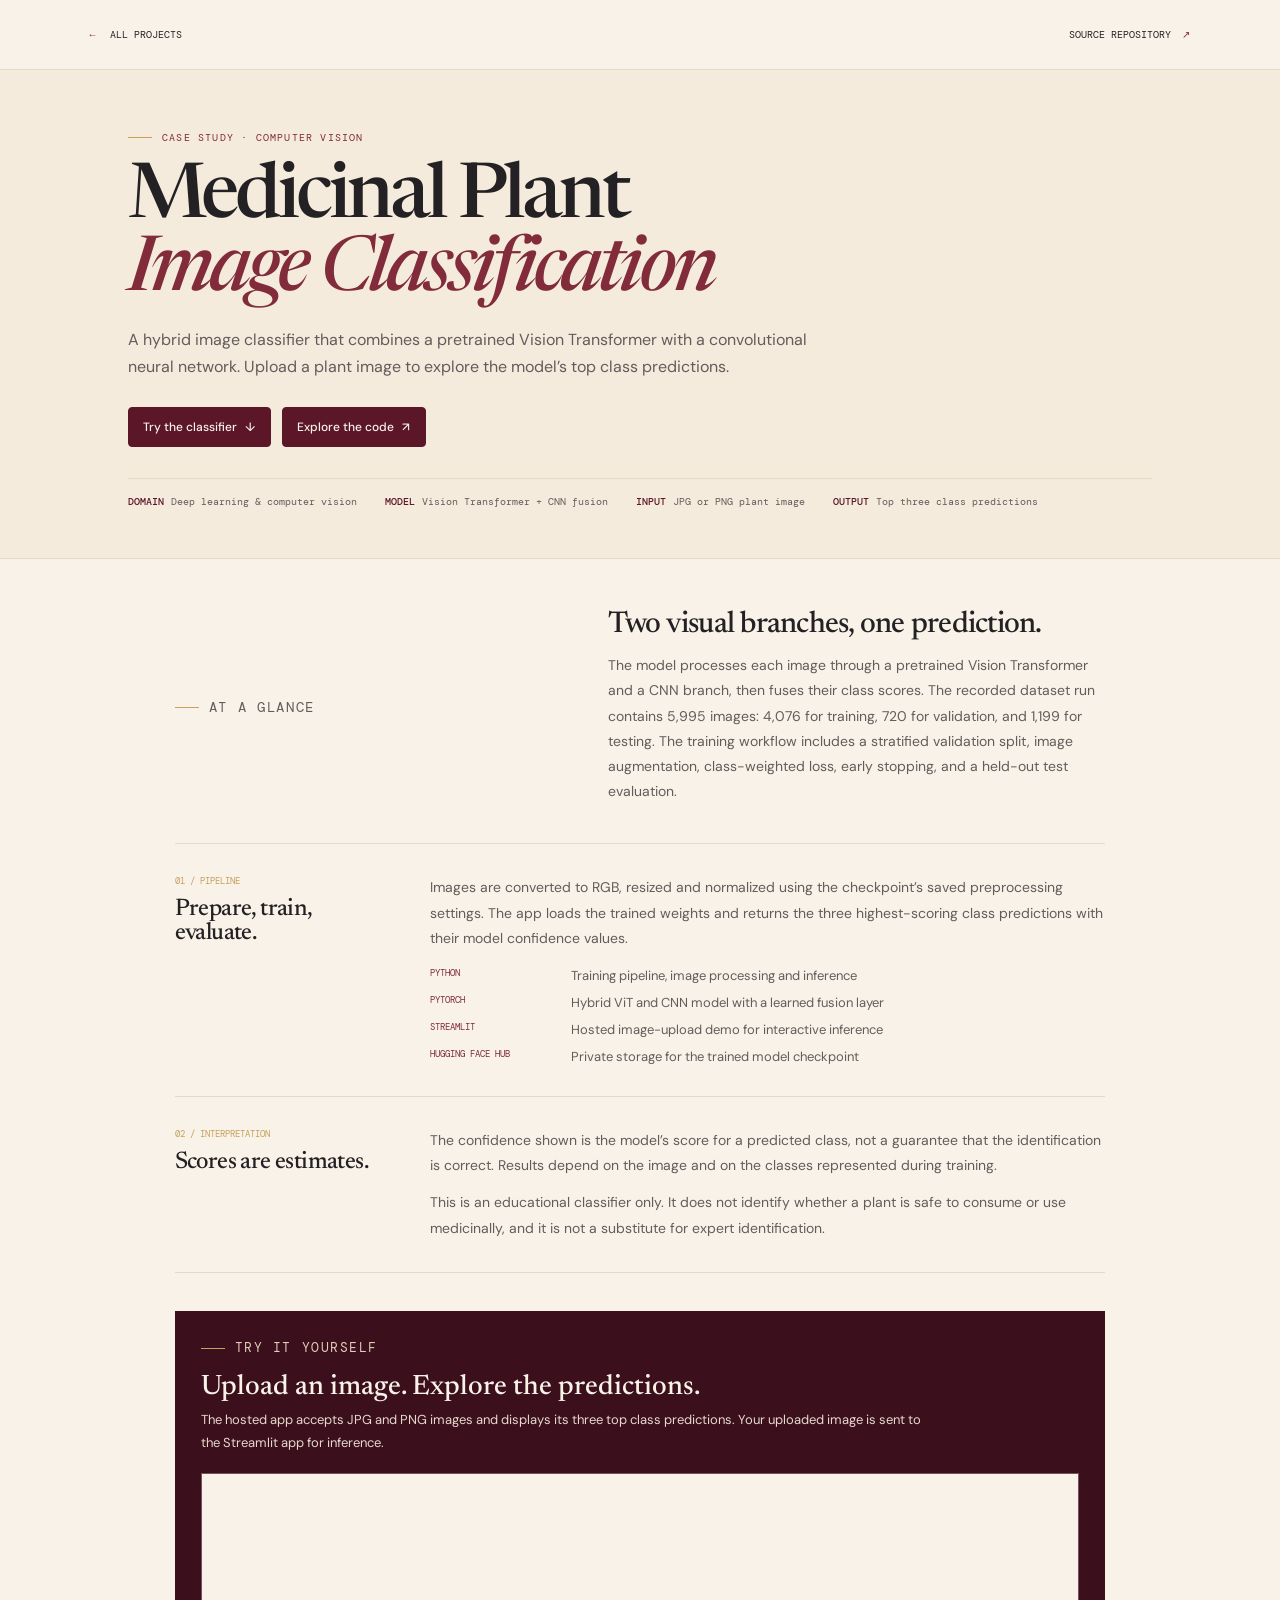
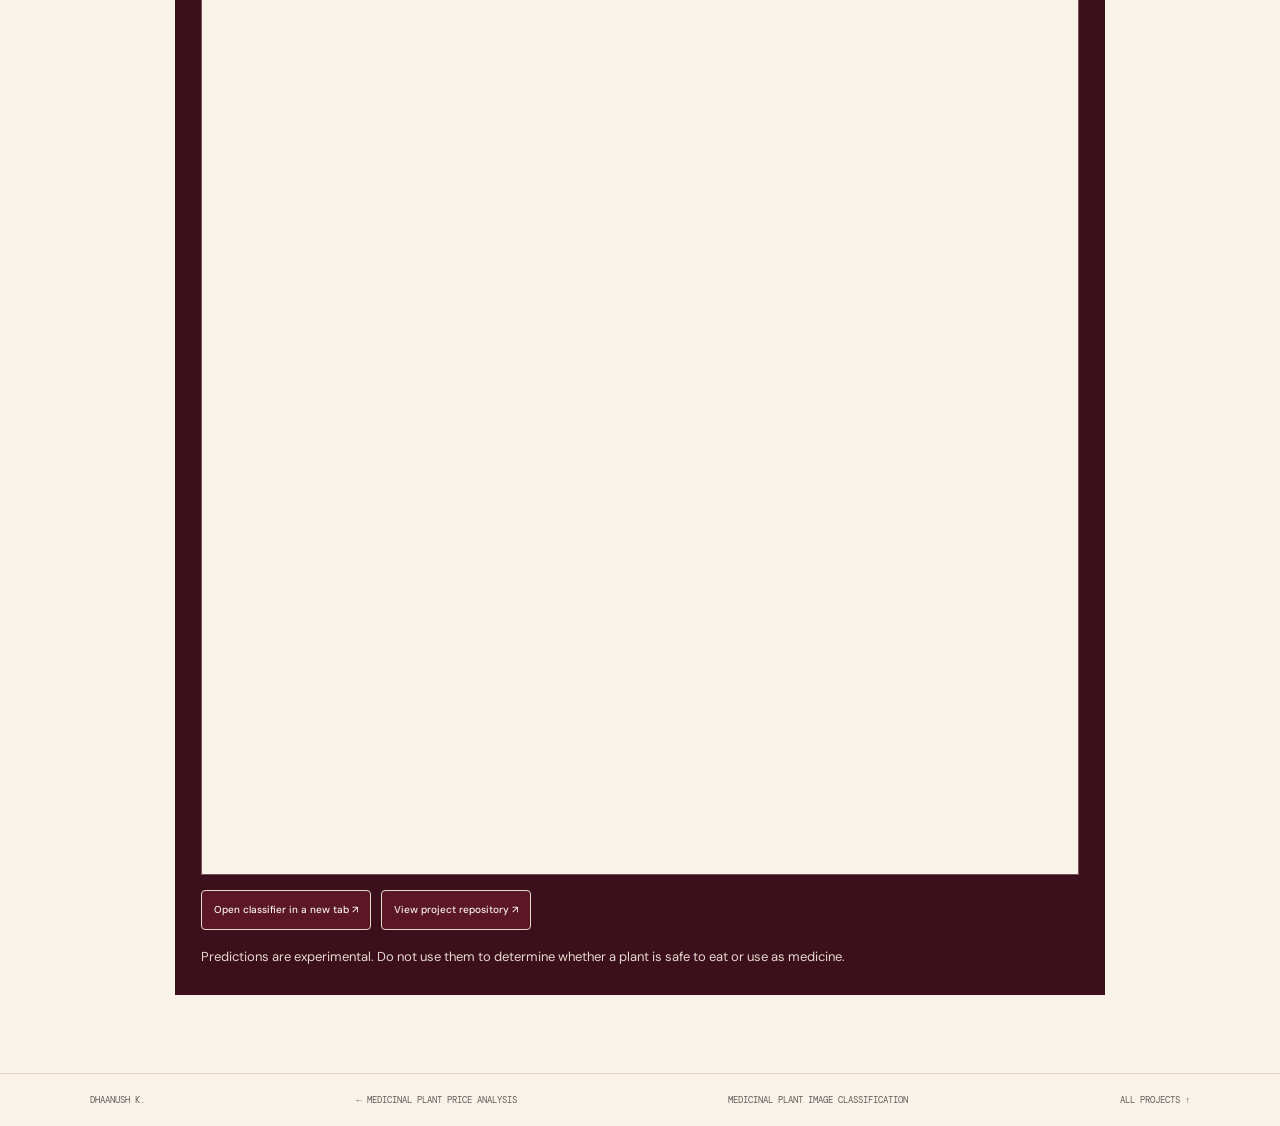
<file: projects/medicinal-plant-classification/index.html>
<!doctype html>
<html lang="en">
<head>
  <meta charset="utf-8">
  <meta name="viewport" content="width=device-width,initial-scale=1">
  <meta name="theme-color" content="#F8F2E8">
  <meta name="description" content="A hybrid Vision Transformer and CNN medicinal plant image classifier with a live interactive demo.">
  <title>Medicinal Plant Image Classification | Dhaanush K.</title>
  <link rel="preconnect" href="https://fonts.googleapis.com">
  <link rel="preconnect" href="https://fonts.gstatic.com" crossorigin>
  <link href="https://fonts.googleapis.com/css2?family=DM+Mono:wght@400;500&family=DM+Sans:wght@400;500;600;700&family=Newsreader:opsz,wght@6..72,400;6..72,500;6..72,600&display=swap" rel="stylesheet">
  <link rel="stylesheet" href="../../styles.css">
</head>
<body>
  <header class="case-header">
    <a class="back-link" href="../../index.html#projects"><span>←</span> ALL PROJECTS</a>
    <a class="case-github" href="https://github.com/DhaanushK/Medicinal-Plant-Classification" target="_blank" rel="noopener noreferrer">SOURCE REPOSITORY <span>↗</span></a>
  </header>
  <main>
    <section class="case-hero">
      <p class="eyebrow"><span></span> CASE STUDY · COMPUTER VISION</p>
      <h1>Medicinal Plant<br><em>Image Classification</em></h1>
      <p class="case-lede">A hybrid image classifier that combines a pretrained Vision Transformer with a convolutional neural network. Upload a plant image to explore the model’s top class predictions.</p>
      <div class="case-hero-actions">
        <a class="case-button" href="#try-it">Try the classifier <span>↓</span></a>
        <a class="case-button secondary" href="https://github.com/DhaanushK/Medicinal-Plant-Classification" target="_blank" rel="noopener noreferrer">Explore the code <span>↗</span></a>
      </div>
      <div class="case-meta">
        <span><b>DOMAIN</b>Deep learning &amp; computer vision</span>
        <span><b>MODEL</b>Vision Transformer + CNN fusion</span>
        <span><b>INPUT</b>JPG or PNG plant image</span>
        <span><b>OUTPUT</b>Top three class predictions</span>
      </div>
    </section>
    <div class="case-content">
      <section class="case-summary">
        <p class="eyebrow"><span></span> AT A GLANCE</p>
        <div>
          <h2>Two visual branches, one prediction.</h2>
          <p>The model processes each image through a pretrained Vision Transformer and a CNN branch, then fuses their class scores. The recorded dataset run contains 5,995 images: 4,076 for training, 720 for validation, and 1,199 for testing. The training workflow includes a stratified validation split, image augmentation, class-weighted loss, early stopping, and a held-out test evaluation.</p>
        </div>
      </section>
      <section class="case-section">
        <div><span class="section-number">01 / PIPELINE</span><h2>Prepare, train, evaluate.</h2></div>
        <div class="case-section-content">
          <p>Images are converted to RGB, resized and normalized using the checkpoint’s saved preprocessing settings. The app loads the trained weights and returns the three highest-scoring class predictions with their model confidence values.</p>
          <div class="stack-lines">
            <div><b>PYTHON</b><span>Training pipeline, image processing and inference</span></div>
            <div><b>PYTORCH</b><span>Hybrid ViT and CNN model with a learned fusion layer</span></div>
            <div><b>STREAMLIT</b><span>Hosted image-upload demo for interactive inference</span></div>
            <div><b>HUGGING FACE HUB</b><span>Private storage for the trained model checkpoint</span></div>
          </div>
        </div>
      </section>
      <section class="case-section">
        <div><span class="section-number">02 / INTERPRETATION</span><h2>Scores are estimates.</h2></div>
        <div class="case-section-content">
          <p>The confidence shown is the model’s score for a predicted class, not a guarantee that the identification is correct. Results depend on the image and on the classes represented during training.</p>
          <p>This is an educational classifier only. It does not identify whether a plant is safe to consume or use medicinally, and it is not a substitute for expert identification.</p>
        </div>
      </section>
      <section class="try-section" id="try-it">
        <p class="eyebrow"><span></span> TRY IT YOURSELF</p>
        <h2>Upload an image. Explore the predictions.</h2>
        <p>The hosted app accepts JPG and PNG images and displays its three top class predictions. Your uploaded image is sent to the Streamlit app for inference.</p>
        <div class="classifier-frame">
          <iframe title="Medicinal Plant Image Classifier interactive demo" src="https://medicinal-plant-classifier.streamlit.app/?embed=true" loading="lazy" referrerpolicy="strict-origin-when-cross-origin"></iframe>
        </div>
        <div class="report-actions">
          <a href="https://medicinal-plant-classifier.streamlit.app/" target="_blank" rel="noopener noreferrer">Open classifier in a new tab ↗</a>
          <a href="https://github.com/DhaanushK/Medicinal-Plant-Classification" target="_blank" rel="noopener noreferrer">View project repository ↗</a>
        </div>
        <p class="case-caveat">Predictions are experimental. Do not use them to determine whether a plant is safe to eat or use as medicine.</p>
      </section>
    </div>
  </main>
  <footer class="case-footer">
    <a href="../../index.html">DHAANUSH K.</a>
    <a href="../medicinal-plant/index.html">← MEDICINAL PLANT PRICE ANALYSIS</a>
    <span>MEDICINAL PLANT IMAGE CLASSIFICATION</span>
    <a href="../../index.html#projects">ALL PROJECTS ↑</a>
  </footer>
</body>
</html>
</file>
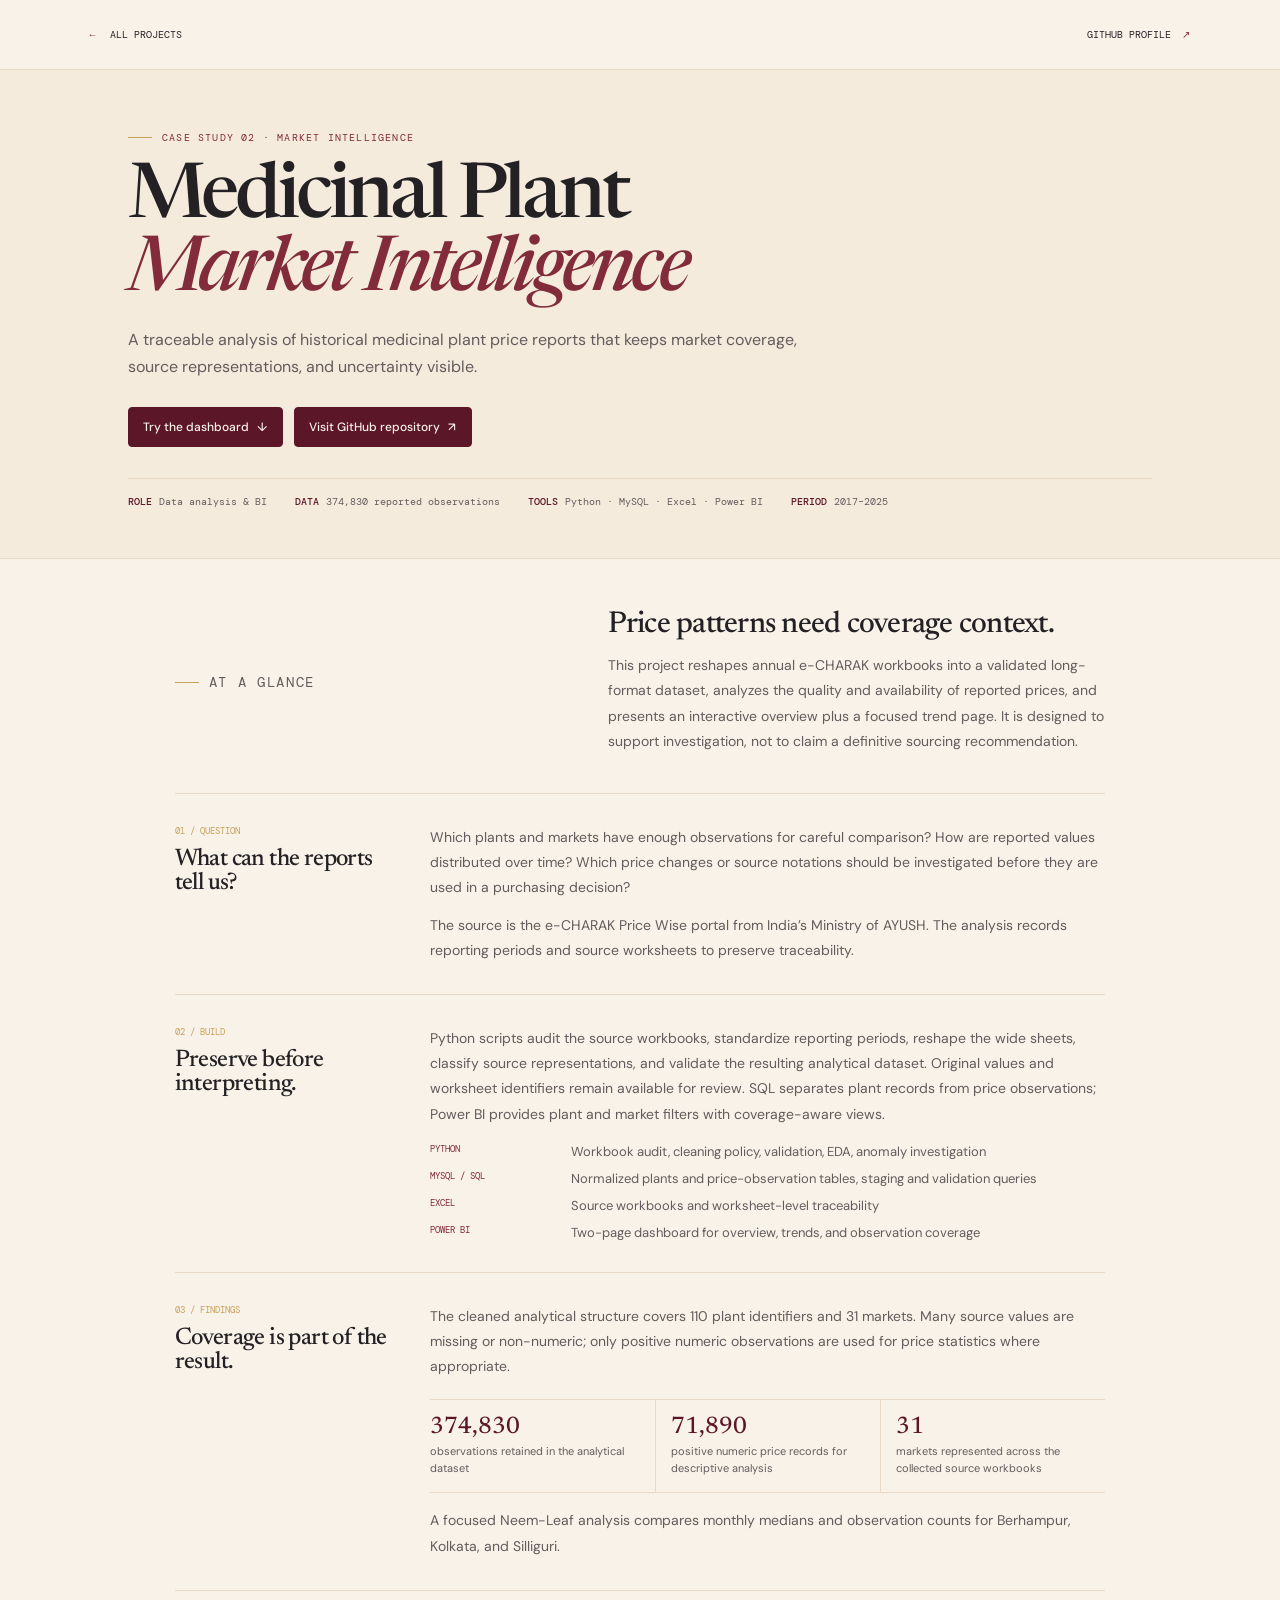
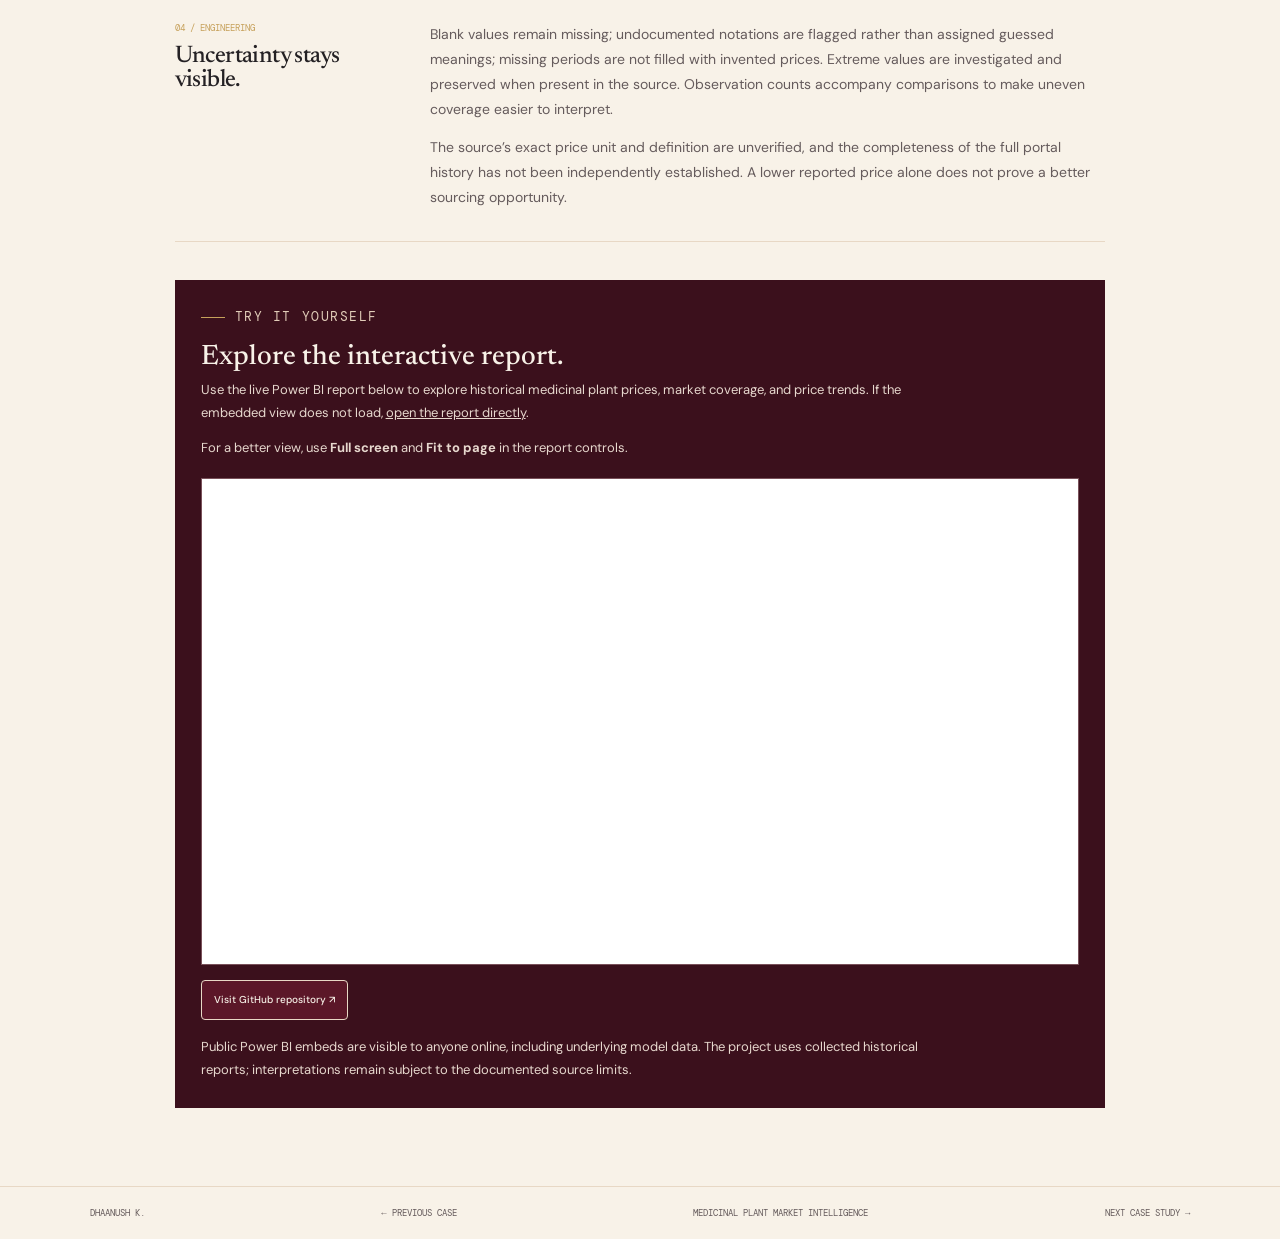
<file: projects/medicinal-plant/index.html>
<!doctype html>
<html lang="en"><head><meta charset="utf-8"><meta name="viewport" content="width=device-width,initial-scale=1"><meta name="theme-color" content="#F8F2E8"><meta name="description" content="A traceable study of reported medicinal plant prices, market coverage, and data quality across Indian markets."><title>Medicinal Plant Market Intelligence | Dhaanush K.</title><link rel="preconnect" href="https://fonts.googleapis.com"><link rel="preconnect" href="https://fonts.gstatic.com" crossorigin><link href="https://fonts.googleapis.com/css2?family=DM+Mono:wght@400;500&family=DM+Sans:wght@400;500;600;700&family=Newsreader:opsz,wght@6..72,400;6..72,500;6..72,600&display=swap" rel="stylesheet"><link rel="stylesheet" href="../../styles.css"></head>
<body data-report="medicinal"><header class="case-header"><a class="back-link" href="../../index.html#projects"><span>←</span> ALL PROJECTS</a><a class="case-github" href="https://github.com/DhaanushK/Medicinal-Plant-Price-Trend-Analysis" target="_blank" rel="noopener noreferrer">GITHUB PROFILE <span>↗</span></a></header>
<main><section class="case-hero"><p class="eyebrow"><span></span> CASE STUDY 02 · MARKET INTELLIGENCE</p><h1>Medicinal Plant<br><em>Market Intelligence</em></h1><p class="case-lede">A traceable analysis of historical medicinal plant price reports that keeps market coverage, source representations, and uncertainty visible.</p><div class="case-hero-actions"><a class="case-button" href="#try-it">Try the dashboard <span>↓</span></a><a class="case-button secondary" href="https://github.com/DhaanushK/Medicinal-Plant-Price-Trend-Analysis" target="_blank" rel="noopener noreferrer">Visit GitHub repository <span>↗</span></a></div><div class="case-meta"><span><b>ROLE</b>Data analysis &amp; BI</span><span><b>DATA</b>374,830 reported observations</span><span><b>TOOLS</b>Python · MySQL · Excel · Power BI</span><span><b>PERIOD</b>2017–2025</span></div></section>
<div class="case-content"><section class="case-summary"><p class="eyebrow"><span></span> AT A GLANCE</p><div><h2>Price patterns need coverage context.</h2><p>This project reshapes annual e-CHARAK workbooks into a validated long-format dataset, analyzes the quality and availability of reported prices, and presents an interactive overview plus a focused trend page. It is designed to support investigation, not to claim a definitive sourcing recommendation.</p></div></section>
<section class="case-section"><div><span class="section-number">01 / QUESTION</span><h2>What can the reports tell us?</h2></div><div class="case-section-content"><p>Which plants and markets have enough observations for careful comparison? How are reported values distributed over time? Which price changes or source notations should be investigated before they are used in a purchasing decision?</p><p>The source is the e-CHARAK Price Wise portal from India’s Ministry of AYUSH. The analysis records reporting periods and source worksheets to preserve traceability.</p></div></section>
<section class="case-section"><div><span class="section-number">02 / BUILD</span><h2>Preserve before interpreting.</h2></div><div class="case-section-content"><p>Python scripts audit the source workbooks, standardize reporting periods, reshape the wide sheets, classify source representations, and validate the resulting analytical dataset. Original values and worksheet identifiers remain available for review. SQL separates plant records from price observations; Power BI provides plant and market filters with coverage-aware views.</p><div class="stack-lines"><div><b>PYTHON</b><span>Workbook audit, cleaning policy, validation, EDA, anomaly investigation</span></div><div><b>MYSQL / SQL</b><span>Normalized plants and price-observation tables, staging and validation queries</span></div><div><b>EXCEL</b><span>Source workbooks and worksheet-level traceability</span></div><div><b>POWER BI</b><span>Two-page dashboard for overview, trends, and observation coverage</span></div></div></div></section>
<section class="case-section"><div><span class="section-number">03 / FINDINGS</span><h2>Coverage is part of the result.</h2></div><div class="case-section-content"><p>The cleaned analytical structure covers 110 plant identifiers and 31 markets. Many source values are missing or non-numeric; only positive numeric observations are used for price statistics where appropriate.</p><div class="metric-strip"><div><b>374,830</b><span>observations retained in the analytical dataset</span></div><div><b>71,890</b><span>positive numeric price records for descriptive analysis</span></div><div><b>31</b><span>markets represented across the collected source workbooks</span></div></div><p style="margin-top:15px">A focused Neem-Leaf analysis compares monthly medians and observation counts for Berhampur, Kolkata, and Silliguri.</p></div></section>
<section class="case-section"><div><span class="section-number">04 / ENGINEERING</span><h2>Uncertainty stays visible.</h2></div><div class="case-section-content"><p>Blank values remain missing; undocumented notations are flagged rather than assigned guessed meanings; missing periods are not filled with invented prices. Extreme values are investigated and preserved when present in the source. Observation counts accompany comparisons to make uneven coverage easier to interpret.</p><p>The source’s exact price unit and definition are unverified, and the completeness of the full portal history has not been independently established. A lower reported price alone does not prove a better sourcing opportunity.</p></div></section>
<section class="try-section" id="try-it"><p class="eyebrow"><span></span> TRY IT YOURSELF</p><h2>Explore the interactive report.</h2><p>Use the live Power BI report below to explore historical medicinal plant prices, market coverage, and price trends. If the embedded view does not load, <a href="https://app.powerbi.com/view?r=eyJrIjoiYzExZWI1ZDAtZGFkNS00MjIzLWIxZTQtZDRmY2IxOTQ1ZjJlIiwidCI6ImNjNTk0NjhiLWJjNDEtNDdlZi1iYjA0LTg2NTVkYmQ2OTJhNSJ9" target="_blank" rel="noopener noreferrer">open the report directly</a>.</p><p>For a better view, use <strong>Full screen</strong> and <strong>Fit to page</strong> in the report controls.</p><div class="report-frame" data-report-frame><div class="report-placeholder"><p><strong>Loading the public medicinal plant report.</strong>If it does not load, use the direct report link above.</p></div></div><div class="report-actions"><a href="https://github.com/DhaanushK/Medicinal-Plant-Price-Trend-Analysis" target="_blank" rel="noopener noreferrer">Visit GitHub repository ↗</a></div><p class="case-caveat">Public Power BI embeds are visible to anyone online, including underlying model data. The project uses collected historical reports; interpretations remain subject to the documented source limits.</p></section>
</div></main><footer class="case-footer"><a href="../../index.html">DHAANUSH K.</a><a href="../itam/index.html">← PREVIOUS CASE</a><span>MEDICINAL PLANT MARKET INTELLIGENCE</span><a href="../wine-quality/index.html">NEXT CASE STUDY →</a></footer><script src="../../report-demo.js"></script></body></html>
</file>
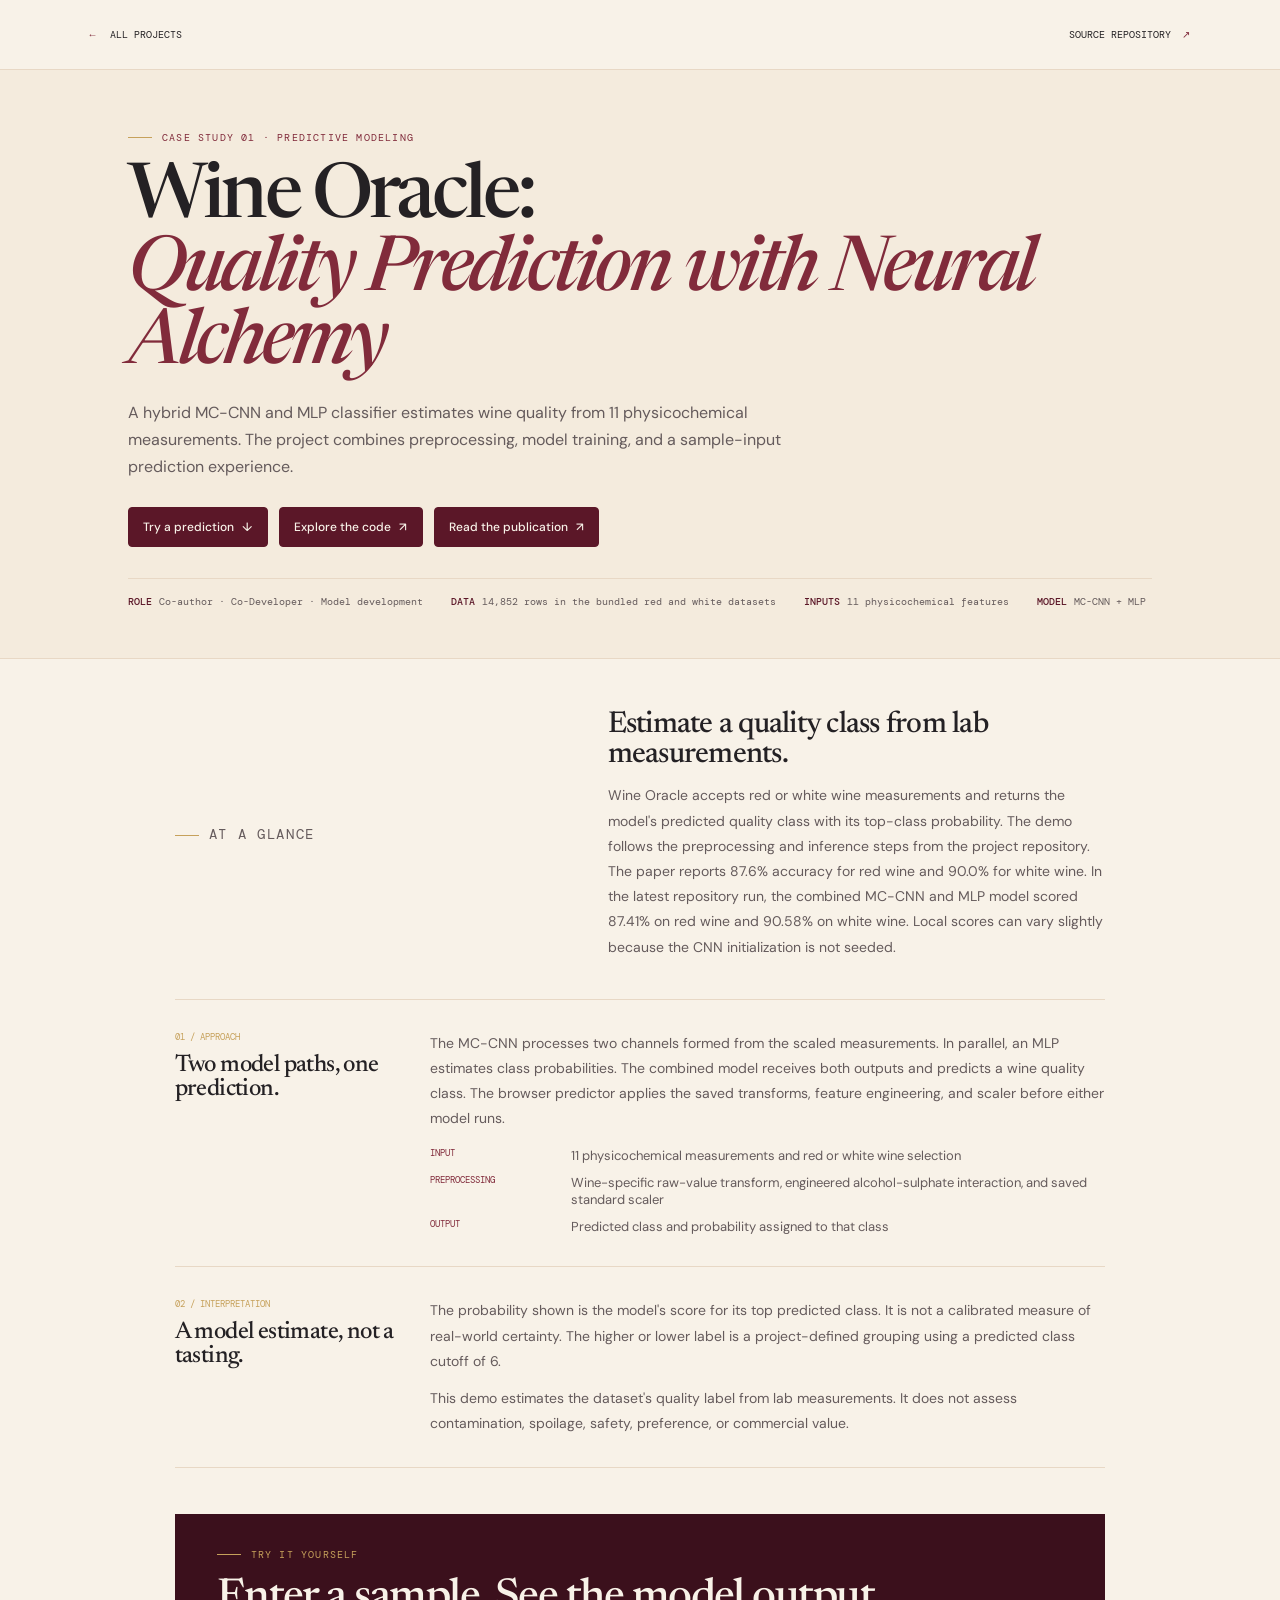
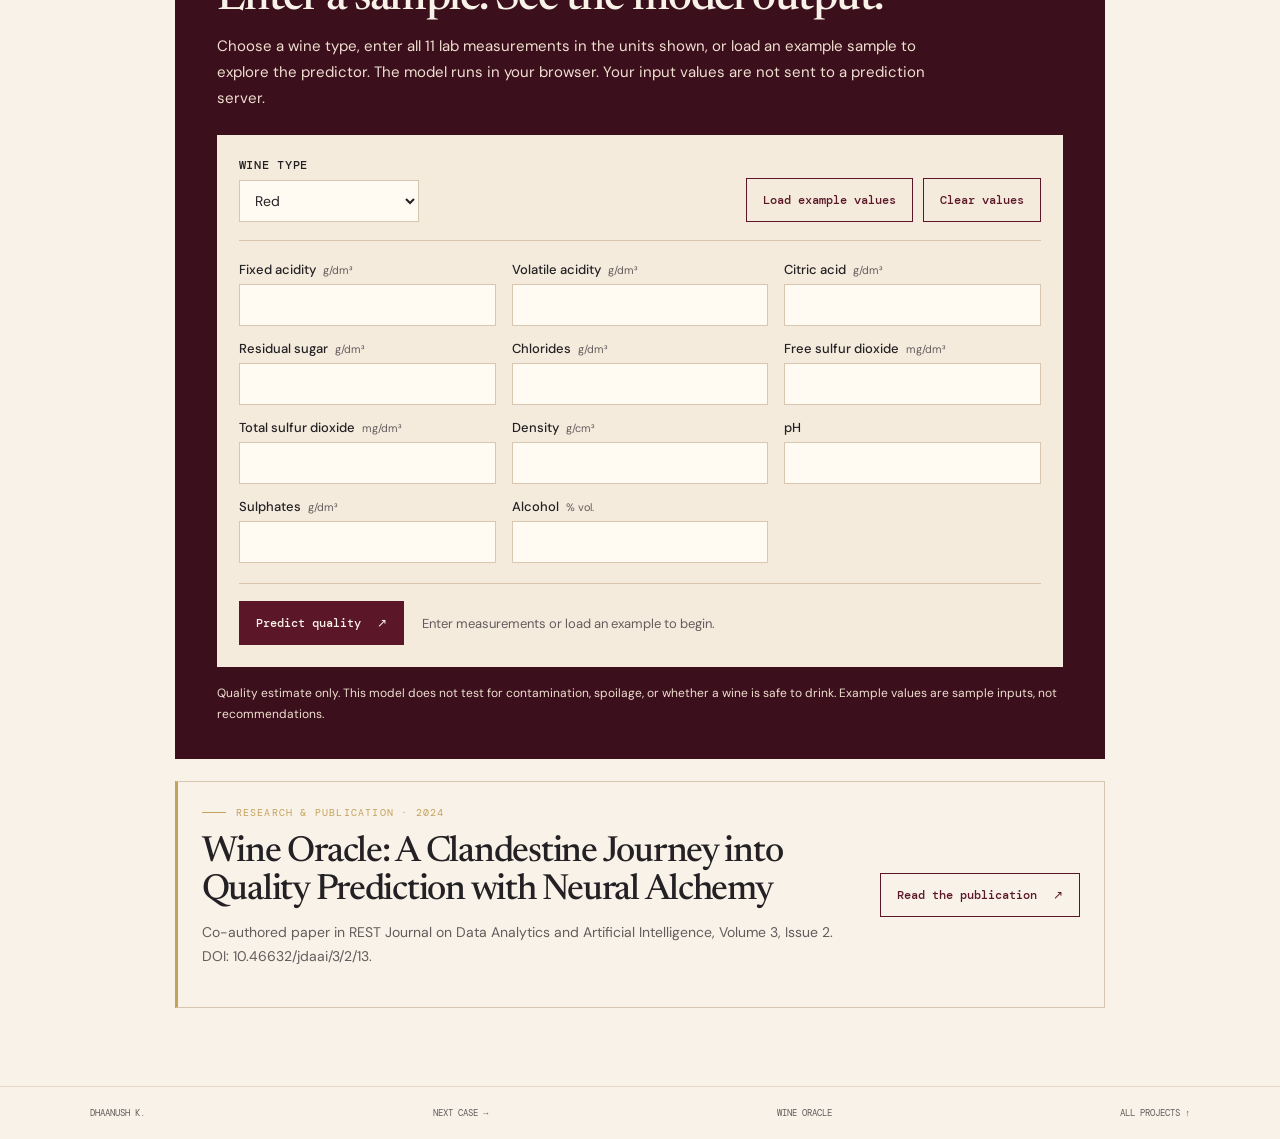
<file: projects/wine-oracle/index.html>
<!doctype html>
<html lang="en">
<head>
  <meta charset="utf-8">
  <meta name="viewport" content="width=device-width, initial-scale=1">
  <meta name="theme-color" content="#F8F2E8">
  <meta name="description" content="Explore Wine Oracle, a hybrid MC-CNN and MLP wine quality classifier, and try a sample prediction.">
  <title>Wine Oracle | Dhaanush K.</title>
  <link rel="preconnect" href="https://fonts.googleapis.com">
  <link rel="preconnect" href="https://fonts.gstatic.com" crossorigin>
  <link href="https://fonts.googleapis.com/css2?family=DM+Mono:wght@400;500&family=DM+Sans:wght@400;500;600;700&family=Newsreader:opsz,wght@6..72,400;6..72,500;6..72,600&display=swap" rel="stylesheet">
  <link rel="stylesheet" href="../../styles.css">
  <link rel="stylesheet" href="wine-oracle.css">
</head>
<body>
  <header class="case-header">
    <a class="back-link" href="../../index.html#projects"><span>←</span> ALL PROJECTS</a>
    <a class="case-github" href="https://github.com/DhaanushK/Wine-Quality-Prediction" target="_blank" rel="noopener noreferrer">SOURCE REPOSITORY <span>↗</span></a>
  </header>
  <main>
    <section class="case-hero">
      <p class="eyebrow"><span></span> CASE STUDY 01 · PREDICTIVE MODELING</p>
      <h1>Wine Oracle:<br><em>Quality Prediction with Neural Alchemy</em></h1>
      <p class="case-lede">A hybrid MC-CNN and MLP classifier estimates wine quality from 11 physicochemical measurements. The project combines preprocessing, model training, and a sample-input prediction experience.</p>
      <div class="case-hero-actions">
        <a class="case-button" href="#try-it">Try a prediction <span>↓</span></a>
        <a class="case-button secondary" href="https://github.com/DhaanushK/Wine-Quality-Prediction" target="_blank" rel="noopener noreferrer">Explore the code <span>↗</span></a>
        <a class="case-button secondary" href="https://doi.org/10.46632/jdaai/3/2/13" target="_blank" rel="noopener noreferrer">Read the publication <span>↗</span></a>
      </div>
      <div class="case-meta">
        <span><b>ROLE</b>Co-author · Co-Developer · Model development</span>
        <span><b>DATA</b>14,852 rows in the bundled red and white datasets</span>
        <span><b>INPUTS</b>11 physicochemical features</span>
        <span><b>MODEL</b>MC-CNN + MLP</span>
      </div>
    </section>
    <div class="case-content">
      <section class="case-summary">
        <p class="eyebrow"><span></span> AT A GLANCE</p>
        <div>
          <h2>Estimate a quality class from lab measurements.</h2>
          <p>Wine Oracle accepts red or white wine measurements and returns the model's predicted quality class with its top-class probability. The demo follows the preprocessing and inference steps from the project repository.</p>
          <p>The paper reports 87.6% accuracy for red wine and 90.0% for white wine. In the latest repository run, the combined MC-CNN and MLP model scored 87.41% on red wine and 90.58% on white wine. Local scores can vary slightly because the CNN initialization is not seeded.</p>
        </div>
      </section>
      <section class="case-section">
        <div><span class="section-number">01 / APPROACH</span><h2>Two model paths, one prediction.</h2></div>
        <div class="case-section-content">
          <p>The MC-CNN processes two channels formed from the scaled measurements. In parallel, an MLP estimates class probabilities. The combined model receives both outputs and predicts a wine quality class. The browser predictor applies the saved transforms, feature engineering, and scaler before either model runs.</p>
          <div class="stack-lines">
            <div><b>INPUT</b><span>11 physicochemical measurements and red or white wine selection</span></div>
            <div><b>PREPROCESSING</b><span>Wine-specific raw-value transform, engineered alcohol-sulphate interaction, and saved standard scaler</span></div>
            <div><b>OUTPUT</b><span>Predicted class and probability assigned to that class</span></div>
          </div>
        </div>
      </section>
      <section class="case-section">
        <div><span class="section-number">02 / INTERPRETATION</span><h2>A model estimate, not a tasting.</h2></div>
        <div class="case-section-content">
          <p>The probability shown is the model's score for its top predicted class. It is not a calibrated measure of real-world certainty. The higher or lower label is a project-defined grouping using a predicted class cutoff of 6.</p>
          <p>This demo estimates the dataset's quality label from lab measurements. It does not assess contamination, spoilage, safety, preference, or commercial value.</p>
        </div>
      </section>
      <section class="wo-demo" id="try-it" aria-labelledby="wo-demo-title">
        <p class="eyebrow"><span></span> TRY IT YOURSELF</p>
        <h2 id="wo-demo-title">Enter a sample. See the model output.</h2>
        <p class="wo-intro">Choose a wine type, enter all 11 lab measurements in the units shown, or load an example sample to explore the predictor. The model runs in your browser. Your input values are not sent to a prediction server.</p>
        <form class="wo-form" id="wine-predict-form">
          <div class="wo-form-top">
            <label class="wo-wine-select" for="wo-wine-type">Wine type
              <select id="wo-wine-type" name="wine_type">
                <option value="red">Red</option>
                <option value="white">White</option>
              </select>
            </label>
            <div class="wo-form-options">
              <button class="wo-button wo-button--outline" id="wo-example" type="button">Load example values</button>
              <button class="wo-button wo-button--outline" id="wo-clear" type="button">Clear values</button>
            </div>
          </div>
          <div class="wo-fields" id="wo-fields">
            <label class="wo-field" for="wo-fixed-acidity"><span>Fixed acidity <small>g/dm³</small></span><input id="wo-fixed-acidity" name="fixed acidity" type="number" step="any" required></label>
            <label class="wo-field" for="wo-volatile-acidity"><span>Volatile acidity <small>g/dm³</small></span><input id="wo-volatile-acidity" name="volatile acidity" type="number" step="any" required></label>
            <label class="wo-field" for="wo-citric-acid"><span>Citric acid <small>g/dm³</small></span><input id="wo-citric-acid" name="citric acid" type="number" step="any" required></label>
            <label class="wo-field" for="wo-residual-sugar"><span>Residual sugar <small>g/dm³</small></span><input id="wo-residual-sugar" name="residual sugar" type="number" step="any" required></label>
            <label class="wo-field" for="wo-chlorides"><span>Chlorides <small>g/dm³</small></span><input id="wo-chlorides" name="chlorides" type="number" step="any" required></label>
            <label class="wo-field" for="wo-free-sulfur"><span>Free sulfur dioxide <small>mg/dm³</small></span><input id="wo-free-sulfur" name="free sulfur dioxide" type="number" step="any" required></label>
            <label class="wo-field" for="wo-total-sulfur"><span>Total sulfur dioxide <small>mg/dm³</small></span><input id="wo-total-sulfur" name="total sulfur dioxide" type="number" step="any" required></label>
            <label class="wo-field" for="wo-density"><span>Density <small>g/cm³</small></span><input id="wo-density" name="density" type="number" step="any" required></label>
            <label class="wo-field" for="wo-ph"><span>pH</span><input id="wo-ph" name="pH" type="number" step="any" required></label>
            <label class="wo-field" for="wo-sulphates"><span>Sulphates <small>g/dm³</small></span><input id="wo-sulphates" name="sulphates" type="number" step="any" required></label>
            <label class="wo-field" for="wo-alcohol"><span>Alcohol <small>% vol.</small></span><input id="wo-alcohol" name="alcohol" type="number" step="any" required></label>
          </div>
          <div class="wo-form-actions">
            <button class="wo-button" id="wo-submit" type="submit">Predict quality <span aria-hidden="true">↗</span></button>
            <p class="wo-status" id="wo-status" role="status" aria-live="polite">Enter measurements or load an example to begin.</p>
          </div>
        </form>
        <section class="wo-result" id="wo-result" aria-labelledby="wo-result-title" aria-live="polite" aria-atomic="true" hidden>
          <p class="wo-result-label">MODEL ESTIMATE</p>
          <h3 id="wo-result-title">Predicted sensory quality rating: <span id="wo-quality"></span><small> / 10</small></h3>
          <div class="wo-result-meta">
            <span><strong>Quality group</strong><span id="wo-tier"></span></span>
            <span><strong id="wo-probability-label">Model probability for this rating</strong><b id="wo-probability"></b></span>
          </div>
          <p class="wo-result-explanation" id="wo-rating-meaning"></p>
        </section>
        <p class="wo-caveat">Quality estimate only. This model does not test for contamination, spoilage, or whether a wine is safe to drink. Example values are sample inputs, not recommendations.</p>
      </section>
      <section class="wo-publication">
        <div><p class="eyebrow"><span></span> RESEARCH &amp; PUBLICATION · 2024</p><h2>Wine Oracle: A Clandestine Journey into Quality Prediction with Neural Alchemy</h2><p>Co-authored paper in REST Journal on Data Analytics and Artificial Intelligence, Volume 3, Issue 2. DOI: 10.46632/jdaai/3/2/13.</p></div>
        <a class="wo-button wo-button--light" href="https://doi.org/10.46632/jdaai/3/2/13" target="_blank" rel="noopener noreferrer">Read the publication <span aria-hidden="true">↗</span></a>
      </section>
    </div>
  </main>
  <footer class="case-footer"><a href="../../index.html">DHAANUSH K.</a><a href="../medicinal-plant/index.html">NEXT CASE →</a><span>WINE ORACLE</span><a href="../../index.html#projects">ALL PROJECTS ↑</a></footer>
  <script src="demo/example-samples.js"></script>
  <script src="wine-oracle.js"></script>
</body>
</html>
</file>
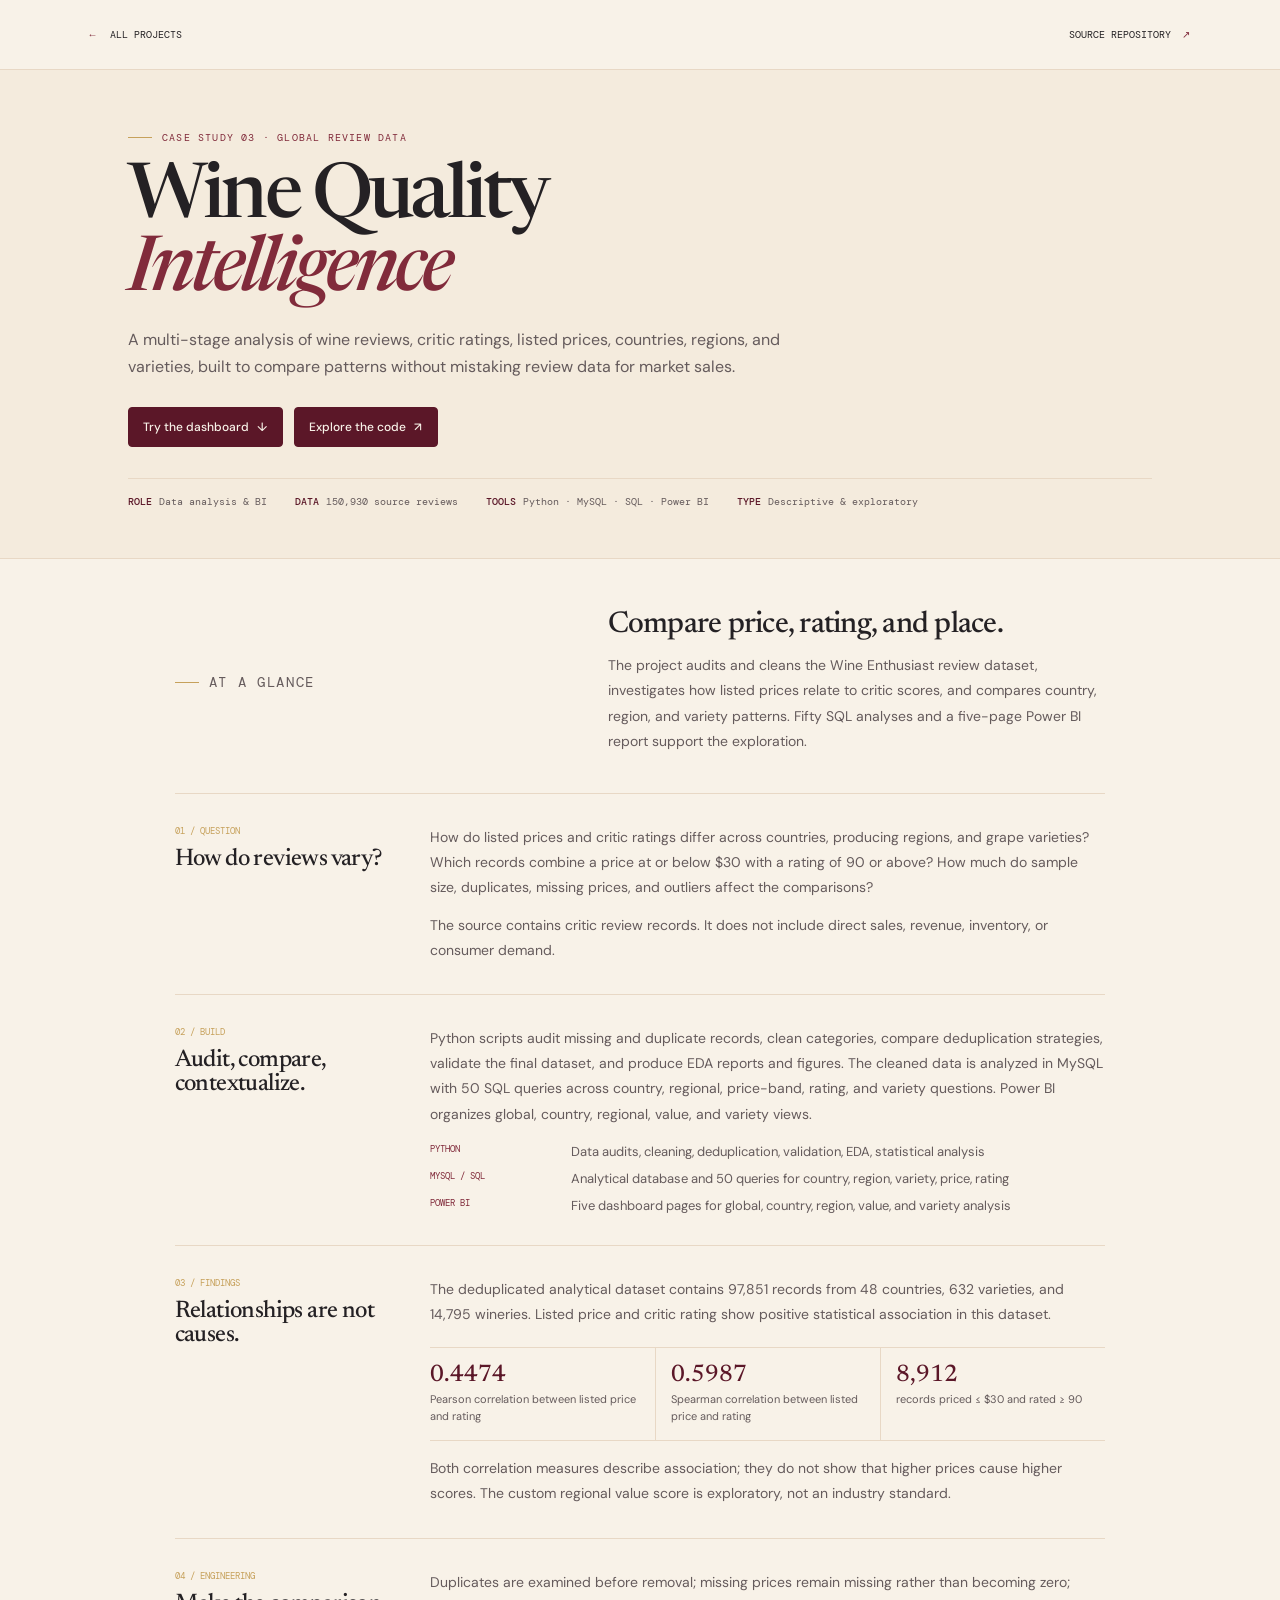
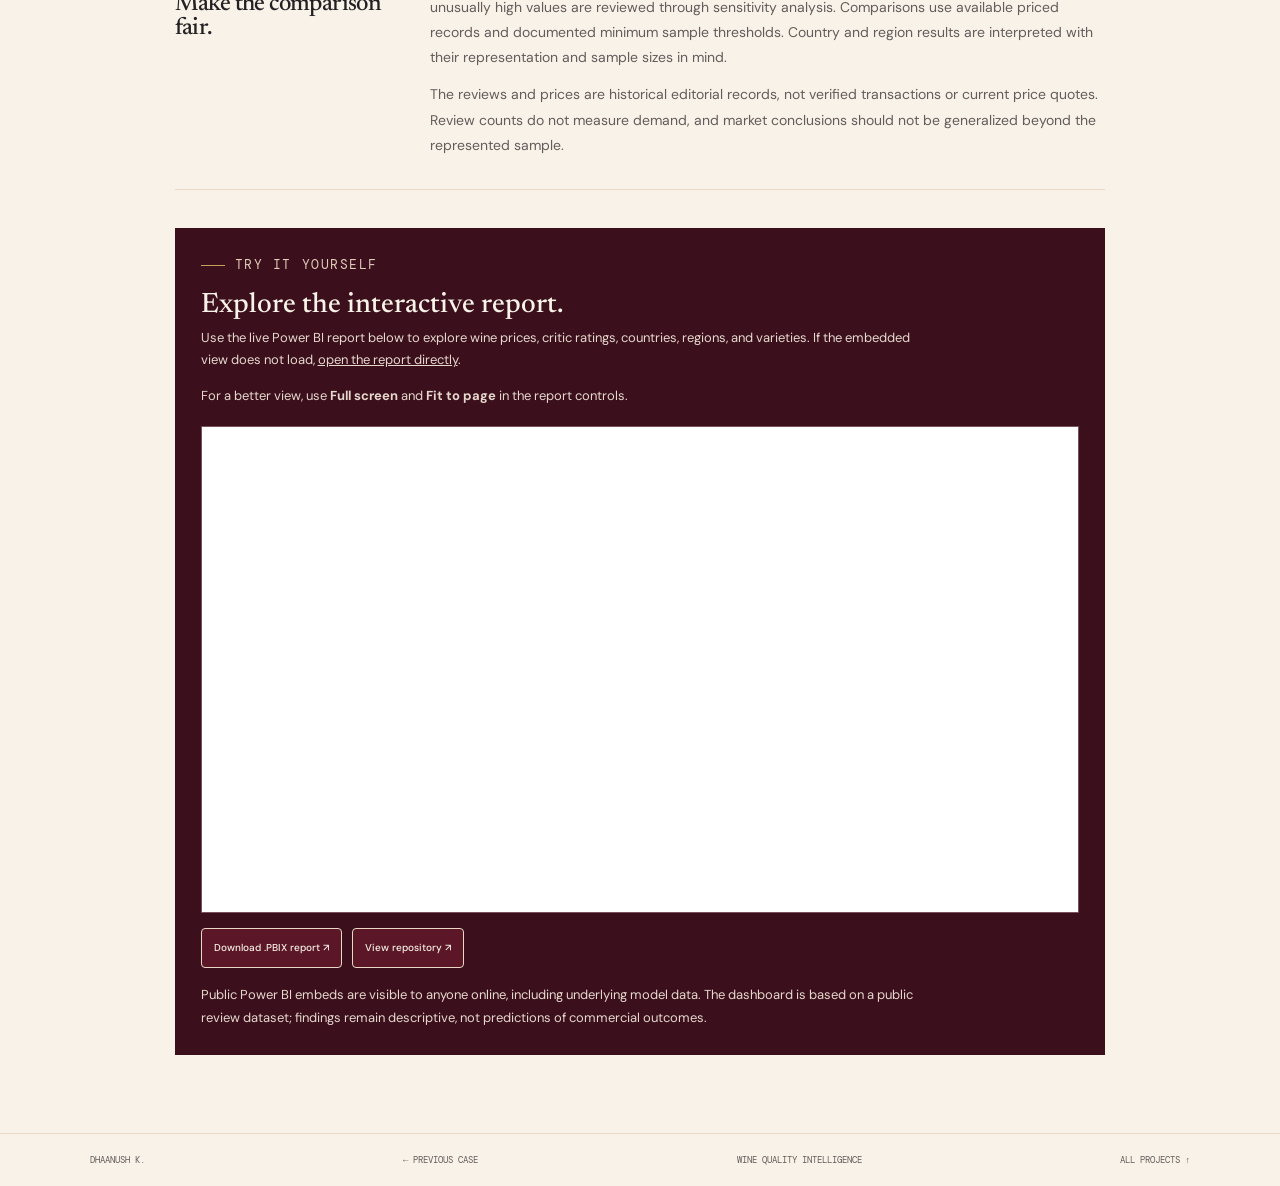
<file: projects/wine-quality/index.html>
<!doctype html>
<html lang="en"><head><meta charset="utf-8"><meta name="viewport" content="width=device-width,initial-scale=1"><meta name="theme-color" content="#F8F2E8"><meta name="description" content="Analysis of global wine reviews, critic ratings, listed prices, regions, and varieties using Python, SQL, and Power BI."><title>Wine Quality Intelligence | Dhaanush K.</title><link rel="preconnect" href="https://fonts.googleapis.com"><link rel="preconnect" href="https://fonts.gstatic.com" crossorigin><link href="https://fonts.googleapis.com/css2?family=DM+Mono:wght@400;500&family=DM+Sans:wght@400;500;600;700&family=Newsreader:opsz,wght@6..72,400;6..72,500;6..72,600&display=swap" rel="stylesheet"><link rel="stylesheet" href="../../styles.css"></head>
<body data-report="wine"><header class="case-header"><a class="back-link" href="../../index.html#projects"><span>←</span> ALL PROJECTS</a><a class="case-github" href="https://github.com/DhaanushK/wine-quality-intelligence" target="_blank" rel="noopener noreferrer">SOURCE REPOSITORY <span>↗</span></a></header>
<main><section class="case-hero"><p class="eyebrow"><span></span> CASE STUDY 03 · GLOBAL REVIEW DATA</p><h1>Wine Quality<br><em>Intelligence</em></h1><p class="case-lede">A multi-stage analysis of wine reviews, critic ratings, listed prices, countries, regions, and varieties, built to compare patterns without mistaking review data for market sales.</p><div class="case-hero-actions"><a class="case-button" href="#try-it">Try the dashboard <span>↓</span></a><a class="case-button secondary" href="https://github.com/DhaanushK/wine-quality-intelligence" target="_blank" rel="noopener noreferrer">Explore the code <span>↗</span></a></div><div class="case-meta"><span><b>ROLE</b>Data analysis &amp; BI</span><span><b>DATA</b>150,930 source reviews</span><span><b>TOOLS</b>Python · MySQL · SQL · Power BI</span><span><b>TYPE</b>Descriptive &amp; exploratory</span></div></section>
<div class="case-content"><section class="case-summary"><p class="eyebrow"><span></span> AT A GLANCE</p><div><h2>Compare price, rating, and place.</h2><p>The project audits and cleans the Wine Enthusiast review dataset, investigates how listed prices relate to critic scores, and compares country, region, and variety patterns. Fifty SQL analyses and a five-page Power BI report support the exploration.</p></div></section>
<section class="case-section"><div><span class="section-number">01 / QUESTION</span><h2>How do reviews vary?</h2></div><div class="case-section-content"><p>How do listed prices and critic ratings differ across countries, producing regions, and grape varieties? Which records combine a price at or below $30 with a rating of 90 or above? How much do sample size, duplicates, missing prices, and outliers affect the comparisons?</p><p>The source contains critic review records. It does not include direct sales, revenue, inventory, or consumer demand.</p></div></section>
<section class="case-section"><div><span class="section-number">02 / BUILD</span><h2>Audit, compare, contextualize.</h2></div><div class="case-section-content"><p>Python scripts audit missing and duplicate records, clean categories, compare deduplication strategies, validate the final dataset, and produce EDA reports and figures. The cleaned data is analyzed in MySQL with 50 SQL queries across country, regional, price-band, rating, and variety questions. Power BI organizes global, country, regional, value, and variety views.</p><div class="stack-lines"><div><b>PYTHON</b><span>Data audits, cleaning, deduplication, validation, EDA, statistical analysis</span></div><div><b>MYSQL / SQL</b><span>Analytical database and 50 queries for country, region, variety, price, rating</span></div><div><b>POWER BI</b><span>Five dashboard pages for global, country, region, value, and variety analysis</span></div></div></div></section>
<section class="case-section"><div><span class="section-number">03 / FINDINGS</span><h2>Relationships are not causes.</h2></div><div class="case-section-content"><p>The deduplicated analytical dataset contains 97,851 records from 48 countries, 632 varieties, and 14,795 wineries. Listed price and critic rating show positive statistical association in this dataset.</p><div class="metric-strip"><div><b>0.4474</b><span>Pearson correlation between listed price and rating</span></div><div><b>0.5987</b><span>Spearman correlation between listed price and rating</span></div><div><b>8,912</b><span>records priced ≤ $30 and rated ≥ 90</span></div></div><p style="margin-top:15px">Both correlation measures describe association; they do not show that higher prices cause higher scores. The custom regional value score is exploratory, not an industry standard.</p></div></section>
<section class="case-section"><div><span class="section-number">04 / ENGINEERING</span><h2>Make the comparison fair.</h2></div><div class="case-section-content"><p>Duplicates are examined before removal; missing prices remain missing rather than becoming zero; unusually high values are reviewed through sensitivity analysis. Comparisons use available priced records and documented minimum sample thresholds. Country and region results are interpreted with their representation and sample sizes in mind.</p><p>The reviews and prices are historical editorial records, not verified transactions or current price quotes. Review counts do not measure demand, and market conclusions should not be generalized beyond the represented sample.</p></div></section>
<section class="try-section" id="try-it"><p class="eyebrow"><span></span> TRY IT YOURSELF</p><h2>Explore the interactive report.</h2><p>Use the live Power BI report below to explore wine prices, critic ratings, countries, regions, and varieties. If the embedded view does not load, <a href="https://app.powerbi.com/view?r=eyJrIjoiZjExNzUwZGEtOTVlMC00M2Y5LWI0NTktNGI2YjFjMGVjZDYwIiwidCI6ImNjNTk0NjhiLWJjNDEtNDdlZi1iYjA0LTg2NTVkYmQ2OTJhNSJ9" target="_blank" rel="noopener noreferrer">open the report directly</a>.</p><p>For a better view, use <strong>Full screen</strong> and <strong>Fit to page</strong> in the report controls.</p><div class="report-frame" data-report-frame><div class="report-placeholder"><p><strong>Loading the public Wine Market Analysis report.</strong>If it does not load, use the direct report link above.</p></div></div><div class="report-actions"><a href="https://github.com/DhaanushK/wine-quality-intelligence/blob/main/powerbi/Wine_Quality_Intelligence.pbix?raw=1" target="_blank" rel="noopener noreferrer">Download .PBIX report ↗</a><a href="https://github.com/DhaanushK/wine-quality-intelligence" target="_blank" rel="noopener noreferrer">View repository ↗</a></div><p class="case-caveat">Public Power BI embeds are visible to anyone online, including underlying model data. The dashboard is based on a public review dataset; findings remain descriptive, not predictions of commercial outcomes.</p></section>
</div></main><footer class="case-footer"><a href="../../index.html">DHAANUSH K.</a><a href="../medicinal-plant/index.html">← PREVIOUS CASE</a><span>WINE QUALITY INTELLIGENCE</span><a href="../../index.html#projects">ALL PROJECTS ↑</a></footer><script src="../../report-demo.js"></script></body></html>
</file>
<file: styles.css>
:root{--burgundy:#5B1728;--deep:#3B101C;--muted-burgundy:#812B3B;--ivory:#F8F2E8;--warm:#F4EBDD;--graphite:#242124;--muted:#655B5C;--gold:#C6A15B;--champagne:#E8D8C5;--white:#fffaf2;--serif:'Newsreader',Georgia,serif;--sans:'DM Sans',Arial,sans-serif;--mono:'DM Mono',Consolas,monospace}html{scroll-behavior:smooth}*{box-sizing:border-box}body{margin:0;background:var(--ivory);color:var(--graphite);font-family:var(--sans);-webkit-font-smoothing:antialiased}a{color:inherit}.site-header{height:78px;padding:0 6.5vw;display:flex;align-items:center;justify-content:space-between;border-bottom:1px solid var(--champagne)}.identity{display:flex;align-items:center;gap:11px;text-decoration:none;font:500 10px var(--mono);letter-spacing:.1em}.identity-mark{width:31px;height:31px;display:grid;place-items:center;background:var(--burgundy);color:var(--ivory);font-size:10px;letter-spacing:-.06em}.site-header nav{display:flex;gap:34px}.site-header nav a,.header-link{font-size:12px;text-decoration:none}.site-header nav a:hover,.header-link:hover,.underlined-link:hover,.slide-link:hover{color:var(--muted-burgundy)}.header-link{font-family:var(--mono);font-size:10px}.header-link span{color:var(--muted-burgundy);margin-left:5px}.hero-shell{padding:83px 6.5vw 75px;display:grid;grid-template-columns:.8fr 1.2fr;gap:7vw;align-items:center}.intro-heading{padding-bottom:20px}.eyebrow{display:flex;align-items:center;gap:10px;margin:0;color:var(--muted-burgundy);font:10px var(--mono);letter-spacing:.12em}.eyebrow>span{display:inline-block;width:24px;height:1px;background:var(--gold)}h1,h2,h3,p{margin-top:0}.intro h1{margin:30px 0 23px;font:500 clamp(55px,6.4vw,84px)/.98 var(--serif);letter-spacing:-.045em}.intro h1 em,.section-head h2 em,.about-body h2 em,.contact-band h2 em{color:var(--muted-burgundy);font-style:italic}.intro-copy{max-width:430px;margin-bottom:27px;color:var(--muted);font-size:14px;line-height:1.8}.underlined-link{display:inline-flex;gap:15px;align-items:center;padding-bottom:8px;border-bottom:1px solid var(--gold);text-decoration:none;font-size:12px}.underlined-link span{color:var(--muted-burgundy);font-size:16px}.carousel{padding:17px 20px 16px;background:var(--warm);border-top:2px solid var(--burgundy)}.carousel-top{display:flex;justify-content:space-between;align-items:center;padding:0 0 13px;border-bottom:1px solid var(--champagne);font:9px var(--mono);letter-spacing:.1em;color:var(--muted)}.carousel-counter b{color:var(--burgundy);font-size:12px}.slides{min-height:310px}.hero-slide{display:grid;grid-template-columns:1.05fr .95fr;gap:20px;align-items:center;padding:28px 4px}.hero-slide[hidden]{display:none}.slide-kicker,.visual-index{font:9px var(--mono);letter-spacing:.1em;color:var(--muted-burgundy)}.slide-copy h2{margin:18px 0 13px;font:500 clamp(27px,3.1vw,40px)/1 var(--serif);letter-spacing:-.035em}.slide-copy h2 em{font-style:italic;color:var(--burgundy)}.slide-copy>p:not(.slide-kicker){max-width:290px;margin-bottom:19px;color:var(--muted);font-size:12px;line-height:1.65}.slide-link{font:10px var(--mono);text-decoration:none}.slide-link span{padding-left:7px;color:var(--muted-burgundy)}.slide-visual{position:relative;min-height:230px;overflow:hidden;padding:18px;background:#eadcc8;color:var(--burgundy)}.visual-index{position:absolute;top:14px;left:15px;font-size:8px}.visual-note{position:absolute;left:15px;bottom:13px;color:#785a4e;font:7px var(--mono);letter-spacing:.07em}.visual-itam{padding:56px 20px 36px;background:#eedfc9}.asset-ruler{display:grid;grid-template-columns:70px 1fr 32px;align-items:center;gap:9px;margin:13px 0;font:8px var(--mono)}.asset-ruler i{height:1px;background:#c6a15b}.asset-ruler b{font:500 19px var(--serif)}.visual-seal{position:absolute;right:19px;top:48px;display:grid;align-content:center;text-align:center;width:62px;height:62px;border:1px solid var(--gold);border-radius:50%;font:500 16px var(--serif)}.visual-seal small{font:7px var(--mono);letter-spacing:.08em}.visual-plant{background:#e6e1c9}.timeline{display:flex;align-items:center;gap:9px;margin:67px 8px 0;font:8px var(--mono)}.timeline i{height:1px;flex:1;background:var(--gold)}.plant-scope{display:flex;align-items:baseline;gap:9px;margin:13px 8px}.plant-scope b,.wine-scope b{font:500 30px var(--serif);letter-spacing:-.04em}.plant-scope span,.wine-scope span{font:8px var(--mono);letter-spacing:.08em}.market-rings{position:absolute;right:20px;top:57px;display:flex;gap:5px}.market-rings i{width:7px;height:7px;border:1px solid var(--muted-burgundy);border-radius:50%}.market-rings i:nth-child(2){background:var(--gold)}.market-rings i:nth-child(4){background:var(--burgundy)}.visual-wine{background:#ead9d0}.correlation-head{display:flex;justify-content:space-between;margin-top:54px;font:7px var(--mono);letter-spacing:.05em}.correlation-axis{position:relative;height:1px;margin:28px 4px 0;background:#c59f94}.correlation-axis i{position:absolute;top:-4px;width:1px;height:9px;background:var(--muted-burgundy)}.axis-start{left:0}.axis-zero{left:50%}.axis-value{left:72.37%;width:7px!important;height:7px!important;top:-3px!important;border-radius:50%;background:var(--burgundy)!important}.axis-end{right:0}.correlation-values{display:flex;justify-content:space-between;margin:7px 0;font:8px var(--mono);color:var(--muted)}.correlation-values b{color:var(--burgundy)}.wine-scope{display:flex;align-items:baseline;gap:9px;margin-top:16px}.carousel-controls{display:flex;justify-content:space-between;align-items:center;padding-top:12px;border-top:1px solid var(--champagne)}.carousel-buttons{display:flex;gap:6px;align-items:center}.arrow-button{width:29px;height:27px;border:1px solid #cebda8;background:transparent;color:var(--burgundy);cursor:pointer}.arrow-button:hover{background:var(--burgundy);color:var(--ivory)}.pause-button{margin-left:5px;border:0;background:none;color:var(--muted);font:9px var(--mono);cursor:pointer}.pause-button:hover{color:var(--burgundy)}.slide-dots{display:flex;gap:6px}.slide-dot{width:7px;height:7px;padding:0;border:1px solid var(--muted-burgundy);border-radius:50%;background:transparent;cursor:pointer}.slide-dot.is-active{background:var(--burgundy)}.section-wrap{padding:82px 10vw}.project-index{background:var(--white)}.section-head{display:grid;grid-template-columns:1fr 1.2fr;column-gap:45px;align-items:end;margin-bottom:25px}.section-head .eyebrow{grid-column:1/-1;margin-bottom:19px}.section-head h2{margin:0;font:500 50px/1 var(--serif);letter-spacing:-.04em}.section-lede{max-width:425px;margin:0;color:var(--muted);font-size:12px;line-height:1.75}.project-list{list-style:none;padding:0;margin:0;border-top:1px solid var(--champagne)}.project-list li{border-bottom:1px solid var(--champagne)}.project-row{min-height:113px;display:grid;grid-template-columns:45px 1fr 2.2fr 1.25fr 20px;align-items:center;gap:18px;text-decoration:none}.project-number{align-self:center;color:var(--gold);font:10px var(--mono)}.project-domain{align-self:center;color:var(--muted-burgundy);font:8px var(--mono);letter-spacing:.07em}.project-title{font:500 22px/1.07 var(--serif);letter-spacing:-.02em}.project-fact{display:grid;gap:4px}.project-fact b{color:var(--burgundy);font:500 19px var(--serif)}.project-fact small{color:var(--muted);font-size:9px;line-height:1.4}.project-arrow{color:var(--muted-burgundy);font-size:18px}.project-row:hover .project-title{color:var(--muted-burgundy)}.eyebrow-light{color:#e4cbb1}.eyebrow-light>span{background:var(--gold)}.contact-band h2{margin:20px 0 35px;font:500 52px/.98 var(--serif);letter-spacing:-.04em}.contact-band h2 em{color:#d6ad72}.about{display:grid;grid-template-columns:.8fr 1.2fr;gap:65px;padding-top:88px;padding-bottom:93px}.about-index{margin-top:30px;color:#a38e7d;font:italic 29px/1.05 var(--serif)}.about-body h2{margin:0 0 20px;font:500 43px/1 var(--serif);letter-spacing:-.04em}.about-body>p{max-width:620px;color:var(--muted);font-size:13px;line-height:1.8}.capability-lines{margin-top:26px;border-top:1px solid var(--champagne)}.capability-lines div{display:grid;grid-template-columns:190px 1fr;gap:15px;padding:12px 0;border-bottom:1px solid var(--champagne);font-size:11px}.capability-lines b{font-weight:600}.capability-lines span{color:var(--muted)}.contact-band{display:grid;grid-template-columns:1.1fr .9fr;align-items:end;gap:50px;padding:58px 10vw 63px;background:var(--burgundy);color:var(--ivory)}.contact-band h2{margin-bottom:0}.contact-copy p{max-width:280px;color:#f0dfd0;font-size:12px;line-height:1.7}.button-light{display:inline-flex;align-items:center;gap:22px;padding:12px 15px;background:var(--ivory);color:var(--burgundy);text-decoration:none;font:10px var(--mono)}.button-light:hover{background:var(--gold)}.site-footer{display:flex;justify-content:space-between;align-items:center;padding:20px 6.5vw;color:var(--muted);font:8px var(--mono);letter-spacing:.08em}.site-footer .identity{color:var(--graphite);font-size:8px}.site-footer .identity-mark{width:25px;height:25px}.case-header{height:70px;padding:0 7vw;display:flex;align-items:center;justify-content:space-between;border-bottom:1px solid var(--champagne)}.back-link,.case-github{font:10px var(--mono);text-decoration:none}.back-link span{margin-right:8px;color:var(--muted-burgundy)}.case-github span{margin-left:5px;color:var(--muted-burgundy)}.case-hero{padding:61px 10vw 50px;background:var(--warm);border-bottom:1px solid var(--champagne)}.case-hero .eyebrow{margin-bottom:19px}.case-hero h1{max-width:960px;margin:0 0 17px;font:500 clamp(44px,6vw,76px)/.96 var(--serif);letter-spacing:-.05em}.case-hero h1 em{color:var(--muted-burgundy);font-style:italic}.case-lede{max-width:720px;margin-bottom:27px;color:var(--muted);font-size:15px;line-height:1.7}.case-hero-actions{display:flex;gap:11px;align-items:center;flex-wrap:wrap}.case-button{display:inline-flex;align-items:center;gap:15px;padding:12px 15px;background:var(--burgundy);color:var(--ivory);font:10px var(--mono);text-decoration:none}.case-button:hover{background:var(--muted-burgundy)}.case-button.secondary{background:transparent;color:var(--burgundy);border:1px solid #c9af9b}.case-button.secondary:hover{background:#eee1d4}.case-meta{display:flex;flex-wrap:wrap;gap:8px 28px;margin-top:31px;padding-top:16px;border-top:1px solid var(--champagne);font:9px var(--mono);color:var(--muted)}.case-meta span b{margin-right:7px;color:var(--burgundy);font-weight:500}.case-content{max-width:1110px;margin:auto;padding:44px 7vw 78px}.case-summary{display:grid;grid-template-columns:1fr 1.3fr;gap:50px;padding:7px 0 39px;border-bottom:1px solid var(--champagne)}.case-summary .eyebrow{margin:0}.case-summary h2,.case-section h2{margin:0 0 13px;font:500 30px/1 var(--serif);letter-spacing:-.025em}.case-summary p,.case-section p{max-width:720px;margin:0;color:var(--muted);font-size:12px;line-height:1.8}.case-section{display:grid;grid-template-columns:220px 1fr;gap:35px;padding:31px 0;border-bottom:1px solid var(--champagne)}.case-section h2{font-size:24px}.case-section .section-number{display:block;margin-bottom:10px;color:var(--gold);font:9px var(--mono)}.case-section-content p+p{margin-top:12px}.metric-strip{display:grid;grid-template-columns:repeat(3,1fr);gap:0;margin-top:20px;border-top:1px solid var(--champagne);border-bottom:1px solid var(--champagne)}.metric-strip div{padding:15px 15px 15px 0}.metric-strip div+div{padding-left:15px;border-left:1px solid var(--champagne)}.metric-strip b{display:block;color:var(--burgundy);font:500 24px var(--serif)}.metric-strip span{display:block;margin-top:4px;color:var(--muted);font-size:9px;line-height:1.45}.stack-lines{display:grid;gap:10px;margin-top:16px}.stack-lines div{display:grid;grid-template-columns:125px 1fr;gap:16px}.stack-lines b{font:9px var(--mono);color:var(--muted-burgundy)}.stack-lines span{font-size:11px;color:var(--muted)}.try-section{margin-top:38px;padding:26px;background:var(--deep);color:var(--ivory)}.try-section .eyebrow{color:#e2cdb9}.try-section h2{margin:14px 0 8px;font:500 28px var(--serif)}.try-section>p{max-width:720px;color:#e7d8ce;font-size:11px;line-height:1.7}.report-frame{position:relative;width:100%;min-height:485px;margin-top:18px;background:#4b2530;border:1px solid #79515a}.report-frame iframe{display:block;width:100%;height:485px;border:0;background:white}.report-placeholder{min-height:280px;display:grid;place-items:center;padding:35px;text-align:center}.report-placeholder p{max-width:520px;margin:0;color:#f0dfd0;font-size:12px;line-height:1.75}.report-placeholder strong{display:block;margin-bottom:8px;color:#e1bb7f;font:500 17px var(--serif)}.report-actions{display:flex;gap:10px;align-items:center;flex-wrap:wrap;margin-top:15px}.report-actions a{display:inline-flex;padding:10px 12px;border:1px solid #947677;color:var(--ivory);font:9px var(--mono);text-decoration:none}.report-actions a:hover{border-color:var(--gold);color:#e4c783}.case-caveat{margin:16px 0 0;color:#e1cfc3;font-size:9px;line-height:1.65}.case-footer{display:flex;justify-content:space-between;gap:20px;padding:20px 7vw;border-top:1px solid var(--champagne);font:9px var(--mono);color:var(--muted)}.case-footer a{text-decoration:none}.case-footer a:hover{color:var(--burgundy)}@media(max-width:900px){.hero-shell{grid-template-columns:1fr;gap:40px;padding-top:60px}.intro-heading{max-width:700px}.carousel{max-width:760px}.section-wrap{padding-left:7vw;padding-right:7vw}.project-row{grid-template-columns:34px 1fr 2fr 1fr 18px;gap:11px}.project-title{font-size:19px}.contact-band{padding-left:7vw;padding-right:7vw}.case-section{grid-template-columns:170px 1fr;gap:25px}}@media(max-width:620px){.site-header{height:66px;padding:0 20px}.site-header nav{gap:13px}.site-header nav a{font-size:10px}.header-link{font-size:0}.header-link span{font-size:16px}.hero-shell{padding:49px 20px 54px}.intro h1{font-size:58px}.intro-copy{font-size:13px}.carousel{padding:14px}.hero-slide{grid-template-columns:1fr;gap:18px;padding:22px 2px}.slides{min-height:0}.slide-visual{min-height:200px}.visual-plant,.visual-wine{min-height:210px}.section-wrap{padding:58px 22px}.section-head{display:block}.section-head h2{margin:13px 0;font-size:42px}.section-lede{font-size:12px}.project-row{grid-template-columns:30px 1fr 18px;gap:9px;padding:19px 0}.project-domain{grid-column:2}.project-title{grid-column:2;font-size:21px}.project-fact{grid-column:2;display:flex;align-items:baseline;gap:10px}.project-fact small br{display:none}.project-arrow{grid-column:3;grid-row:1/5}.contact-band h2{font-size:45px}.about{display:block}.about-aside{margin-bottom:22px}.about-index{display:none}.about-body h2{font-size:37px}.capability-lines div{grid-template-columns:1fr;gap:5px}.contact-band{grid-template-columns:1fr;gap:24px;padding:49px 23px}.site-footer{gap:12px;flex-wrap:wrap;padding:18px 20px;font-size:7px}.case-header{height:62px;padding:0 20px}.case-hero{padding:44px 22px 34px}.case-hero h1{font-size:46px}.case-lede{font-size:13px}.case-content{padding:32px 22px 57px}.case-summary,.case-section{grid-template-columns:1fr;gap:14px}.case-summary{padding-bottom:26px}.case-section{padding:25px 0}.case-section h2{font-size:22px}.metric-strip div{padding:12px 8px 12px 0}.metric-strip div+div{padding-left:9px}.metric-strip b{font-size:20px}.metric-strip span{font-size:8px}.stack-lines div{grid-template-columns:100px 1fr;gap:10px}.try-section{padding:20px 16px;margin-top:26px}.try-section h2{font-size:24px}.report-frame{min-height:320px}.report-frame iframe{height:320px}.report-placeholder{min-height:260px;padding:20px 10px}.case-footer{padding:17px 22px;font-size:8px}}

#projects,#about,#try-it{scroll-margin-top:1rem}@media(prefers-reduced-motion:reduce){html{scroll-behavior:auto}}
.site-header{position:relative;z-index:10}.profile-menu{position:relative}.profile-toggle{display:flex;align-items:center;gap:10px;padding:0;border:0;background:transparent;color:var(--graphite);font:500 10px var(--mono);letter-spacing:.1em;cursor:pointer}.identity-avatar{display:block;width:32px;height:32px;overflow:hidden;border:1px solid var(--champagne);border-radius:50%;background:var(--warm)}.identity-avatar img{display:block;width:100%;height:100%;object-fit:cover;object-position:50% 22%}.profile-chevron{margin-left:1px;color:var(--muted-burgundy);font:14px var(--sans)}.profile-toggle:hover .identity-name{color:var(--muted-burgundy)}.profile-toggle:focus-visible,.profile-panel a:focus-visible{outline:2px solid var(--gold);outline-offset:4px}.profile-panel{position:absolute;top:calc(100% + 12px);left:0;z-index:20;width:min(440px,calc(100vw - 40px));display:grid;grid-template-columns:104px 1fr;gap:19px;padding:18px;border:1px solid var(--champagne);background:var(--warm);color:var(--graphite)}.profile-panel[hidden]{display:none}.profile-panel-photo{display:block;width:104px;height:132px;object-fit:cover;object-position:50% 20%;background:var(--ivory)}.profile-panel-copy .eyebrow{font-size:8px;letter-spacing:.08em}.profile-panel-copy h2{margin:12px 0 7px;font:500 27px/1 var(--serif);letter-spacing:-.03em}.profile-panel-copy>p:not(.eyebrow){margin:0 0 12px;color:var(--muted);font-size:10px;line-height:1.6}.profile-panel-copy>a{font:9px var(--mono);text-decoration:none;color:var(--burgundy)}.profile-panel-copy>a span{padding-left:5px;color:var(--gold)}@media(max-width:620px){.profile-toggle{gap:7px;font-size:9px}.identity-avatar{width:29px;height:29px}.profile-panel{grid-template-columns:78px 1fr;gap:13px;padding:14px}.profile-panel-photo{width:78px;height:105px}.profile-panel-copy h2{font-size:23px}.profile-panel-copy .eyebrow{font-size:7px}.profile-panel-copy>p:not(.eyebrow){font-size:9px}}
.hero-shell{grid-template-columns:minmax(280px,.78fr) minmax(290px,1fr) minmax(430px,1.28fr);gap:2.6vw}.hero-profile{display:flex;align-items:center;justify-content:flex-start}.hero-profile .profile-panel{position:relative;top:auto;left:auto;width:280px;height:280px;transform:none}.hero-profile .card{flex:0 0 280px}@media(min-width:901px) and (max-width:1120px){.hero-shell{grid-template-columns:280px minmax(0,1fr);gap:28px}.hero-profile{grid-column:1;grid-row:1}.hero-shell .intro-heading{grid-column:2;grid-row:1}.hero-shell .carousel{grid-column:1/-1;width:100%}}@media(max-width:900px){.hero-shell{grid-template-columns:1fr;gap:40px}.hero-profile,.hero-shell .intro-heading,.hero-shell .carousel{grid-column:auto;grid-row:auto}.hero-profile{justify-content:flex-start}}
.slide-visual{padding:0!important}
.slide-visual>img{position:absolute;inset:0;width:100%;height:100%;object-fit:cover;display:block}
.slide-visual>img{transition:transform .35s ease;transform:scale(1)}
.slide-visual:hover>img{transform:scale(1.08)}
@media(prefers-reduced-motion:reduce){.slide-visual>img{transition:none}}


.slide-visual{z-index:0;transform-origin:center;transition:transform .24s ease}
.slide-visual:hover,.slide-visual:focus-within{z-index:5;transform:scale(1.08)}
@media(prefers-reduced-motion:reduce){.slide-visual{transition:none}}

.site-header nav a{display:inline-block;color:var(--ivory);cursor:pointer;border:1px solid var(--burgundy);border-radius:4px;padding:.65em 1.2em;background:var(--burgundy);transition:transform .2s,background-color .2s,color .2s,box-shadow .2s}
.site-header nav a:hover,.site-header nav a:focus-visible{color:var(--graphite);background:var(--gold);transform:translate(-.25rem,-.25rem);box-shadow:.25rem .25rem var(--deep)}
.site-header nav a:active{transform:translate(0);box-shadow:none}
.site-header nav a:focus-visible{outline:2px solid var(--gold);outline-offset:4px}
@media(max-width:620px){.site-header nav{gap:6px}.site-header nav a{padding:.55em .7em}}
@media(prefers-reduced-motion:reduce){.site-header nav a{transition:none}}
@media(min-width:901px){.hero-shell{grid-template-columns:minmax(310px,.78fr) minmax(290px,1fr) minmax(430px,1.28fr)}}
.hero-profile .card{flex-basis:310px}
@media(min-width:901px) and (max-width:1120px){.hero-shell{grid-template-columns:310px minmax(0,1fr)}}
@media(max-width:360px){.hero-profile .profile-panel{transform:scale(.88);transform-origin:top left}.hero-profile{min-height:278px}}

@keyframes project-slide-enter{from{opacity:.35;transform:translateY(8px)}to{opacity:1;transform:translateY(0)}}
.hero-slide.is-entering{animation:project-slide-enter .28s ease-out both}
@media(prefers-reduced-motion:reduce){.hero-slide.is-entering{animation:none}}


.holographic-stack{display:flex;align-items:center;gap:16px;margin-top:18px}
.holographic-icon{position:relative;width:58px;height:58px;display:flex;align-items:center;justify-content:center;border-radius:50%;background:var(--ivory);color:var(--burgundy);text-decoration:none;transition:transform .22s ease}
.holographic-icon svg{position:relative;z-index:1;width:25px;height:25px;fill:currentColor;transition:transform .22s ease}
.holographic-ring{position:absolute;inset:4px;border:1px solid var(--ivory);border-radius:50%;opacity:.8;transition:transform .28s ease}
.holographic-icon:hover,.holographic-icon:focus-visible{color:var(--burgundy);transform:translateY(-3px)}
.holographic-icon:hover .holographic-ring,.holographic-icon:focus-visible .holographic-ring{transform:rotate(35deg);border-color:var(--ivory)}
.holographic-icon:hover svg,.holographic-icon:focus-visible svg{transform:scale(1.08)}
.holographic-icon:focus-visible{outline:2px solid var(--gold);outline-offset:4px}
@media(prefers-reduced-motion:reduce){.holographic-icon,.holographic-icon svg,.holographic-ring{transition:none}}


/* Homepage introduction and six project carousel */
@media(min-width:901px){.hero-shell{grid-template-columns:minmax(0,1.15fr) 340px;gap:6vw;align-items:center;padding-top:68px;padding-bottom:64px}}
.hero-profile{justify-content:center}
.hero-copy h1{margin-bottom:20px}
.hero-summary{max-width:690px;color:var(--muted);font-size:16px;line-height:1.75}
.hero-stats{display:flex;gap:30px;margin:25px 0 27px}
.hero-stats div{display:grid;gap:4px;min-width:148px;padding-top:11px;border-top:1px solid var(--champagne)}
.hero-stats strong{color:var(--burgundy);font:500 30px/1 var(--serif)}
.hero-stats span{color:var(--muted);font:9px var(--mono);letter-spacing:.07em;text-transform:uppercase}
.featured-work{padding-top:30px}
.featured-work>.section-head{margin-bottom:28px}
.featured-work .carousel{padding:21px 26px 18px}
.featured-work .slides{min-height:390px}
.featured-work .hero-slide{min-height:370px;grid-template-columns:minmax(0,1.05fr) minmax(260px,.95fr);gap:28px;padding:28px 4px;align-items:center}
.featured-work .slide-copy h2{font-size:clamp(27px,3vw,39px);line-height:1.04}
.featured-work .slide-copy>p:not(.slide-kicker){max-width:430px;font-size:12px;line-height:1.65}
.featured-work .tech-tags{display:flex;flex-wrap:wrap;gap:6px;margin:14px 0 16px;padding:0}
.featured-work .tech-tags li{list-style:none;padding:6px 8px;border:1px solid var(--champagne);color:var(--muted-burgundy);font:8px var(--mono);letter-spacing:.035em}
.featured-work .slide-actions{display:flex;flex-wrap:wrap;gap:16px;margin-top:12px}
.featured-work .slide-actions .slide-link{font-size:9px}
.featured-work .slide-copy .project-note{margin:12px 0 0;color:var(--muted);font-size:10px;line-height:1.5}
.featured-work .slide-visual{height:286px;min-height:250px}
.featured-work .slide-visual>img{object-fit:cover}
.visual-oracle,.visual-vit,.visual-accountability{background:#eedfc9;color:var(--burgundy)}
.model-metrics{position:absolute;inset:48px 16px 35px;display:flex;align-items:center;justify-content:center;gap:clamp(10px,2vw,28px)}
.model-metrics div{display:grid;gap:7px;text-align:center}
.model-metrics b{font:500 clamp(28px,4vw,48px)/1 var(--serif);letter-spacing:-.04em}
.model-metrics span{font:8px var(--mono);letter-spacing:.1em}
.award-panel{position:absolute;inset:62px 24px 42px;display:flex;flex-direction:column;align-items:center;justify-content:center;gap:10px;border:1px solid var(--gold);text-align:center}
.award-panel span{font:9px var(--mono);letter-spacing:.1em}
.award-panel b{font:500 58px/1 var(--serif)}
@media(max-width:900px){.hero-shell{grid-template-columns:1fr;gap:34px;padding-top:58px}.hero-copy{max-width:760px}.hero-profile{justify-content:flex-start}.featured-work .carousel{max-width:none}}
@media(max-width:620px){.hero-shell{gap:30px}.hero-summary{font-size:14px}.hero-stats{gap:14px}.hero-stats div{min-width:0;flex:1}.hero-stats span{font-size:8px}.featured-work{padding-top:18px}.featured-work .carousel{padding:14px}.featured-work .slides{min-height:0}.featured-work .hero-slide{min-height:0;grid-template-columns:1fr;gap:16px;padding:21px 2px}.featured-work .slide-visual{height:220px;min-height:200px}.featured-work .slide-copy h2{font-size:34px}}
@media(prefers-reduced-motion:reduce){.featured-work .slide-visual{transition:none}}
.featured-work .slide-visual{height:auto;min-height:0;aspect-ratio:3/2;background:var(--warm)}
.featured-work .slide-visual>img{object-fit:contain;background:var(--warm)}
@media(max-width:900px){.featured-work .hero-slide{grid-template-columns:1fr}.featured-work .slide-visual{width:100%}}
/* Alternating section palette */
.about{background:var(--warm);color:var(--graphite)}
.about .eyebrow,.about .about-body h2 em{color:var(--burgundy)}
.about .about-index{color:#8a7166}
.about .about-body>p,.about .capability-lines span{color:#554b4c}
.about .capability-lines,.about .capability-lines div{border-color:#d9c6b1}
.featured-work{background:var(--ivory);color:var(--graphite)}
.featured-work .eyebrow,.featured-work .section-head h2 em{color:var(--burgundy)}
.featured-work .section-lede{color:#554b4c}
.featured-work .carousel{background:var(--warm);border-top-color:var(--burgundy)}
.featured-work .carousel-top,.featured-work .carousel-controls{color:#554b4c;border-color:#d9c6b1}
.featured-work .slide-copy h2{color:var(--graphite)}
.featured-work .slide-copy h2 em,.featured-work .slide-kicker,.featured-work .slide-link span{color:var(--burgundy)}
.featured-work .slide-copy>p:not(.slide-kicker),.featured-work .project-note{color:#554b4c}
.featured-work .tech-tags li{border-color:#d9c6b1;color:var(--burgundy)}
.featured-work .slide-visual{background:var(--warm)}
.featured-work .arrow-button{border-color:#bda98f;color:var(--burgundy)}
.featured-work .pause-button{color:#554b4c}

.contact-band{background:var(--burgundy);color:var(--ivory)}
.site-footer{background:var(--ivory);color:#554b4c}
/* Homepage palette sequence: warm ivory, royal burgundy, ivory, deep burgundy */
.hero-shell{background:var(--warm);color:var(--graphite)}
.hero-shell .eyebrow{color:var(--burgundy)}
.hero-shell .intro h1 em{color:var(--burgundy)}
.hero-shell .hero-summary{color:#554b4c}
.hero-shell .underlined-link{color:var(--graphite)}
.hero-shell .underlined-link span{color:var(--burgundy)}
.about{background:var(--burgundy);color:var(--ivory)}
.about .eyebrow{color:#f0dfd0}
.about .eyebrow>span{background:var(--gold)}
.about .about-index{color:#e4cbb1}
.about .about-body h2{color:var(--ivory)}
.about .about-body h2 em{color:#e4c17e}
.about .about-body>p,.about .capability-lines span{color:#f0dfd0}
.about .capability-lines,.about .capability-lines div{border-color:#86505a}
.about .capability-lines b{color:var(--ivory)}
.featured-work{background:var(--ivory);color:var(--graphite)}
.featured-work .eyebrow{color:var(--burgundy)}
.featured-work .section-lede{color:var(--muted)}
.featured-work .carousel{background:var(--warm);border-top-color:var(--burgundy)}
.featured-work .carousel-top,.featured-work .carousel-controls{color:var(--muted);border-color:var(--champagne)}
.featured-work .slide-copy h2{color:var(--graphite)}
.featured-work .slide-copy h2 em,.featured-work .slide-kicker,.featured-work .slide-link span{color:var(--burgundy)}
.featured-work .slide-copy>p:not(.slide-kicker),.featured-work .project-note{color:var(--muted)}
.featured-work .tech-tags li{border-color:var(--champagne);color:var(--burgundy)}
.featured-work .slide-tech-group{margin:10px 0 13px}
.featured-work .slide-tech-group>span{display:block;margin-bottom:5px;color:var(--muted-burgundy);font:8px var(--mono);letter-spacing:.08em;text-transform:uppercase}
.featured-work .slide-tech-group .tech-tags{margin:0}
.featured-work .slide-visual{background:var(--warm)}
.featured-work .arrow-button{border-color:#bda98f;color:var(--burgundy)}
.featured-work .pause-button{color:var(--muted)}

.contact-band{background:var(--burgundy);color:var(--ivory)}
.site-footer{background:var(--warm);color:var(--muted)}
/* Technical capabilities section */
.skills-section{display:grid;grid-template-columns:minmax(220px,.78fr) minmax(0,1.22fr);gap:clamp(35px,7vw,105px);background:var(--ivory);color:var(--graphite)}
.skills-heading{align-self:start;max-width:380px}
.skills-heading h2{margin:24px 0 18px;font:500 clamp(38px,4.3vw,56px)/1.02 var(--serif);letter-spacing:-.04em}
.skills-heading h2 em{color:var(--burgundy);font-style:italic}
.skills-intro{max-width:340px;color:var(--muted);font-size:13px;line-height:1.75}
.skills-list{border-top:1px solid var(--champagne)}
.skill-row{display:grid;grid-template-columns:30px minmax(0,1fr);gap:8px 15px;padding:18px 0;border-bottom:1px solid var(--champagne)}
.skill-number{grid-row:1/3;padding-top:3px;color:var(--gold);font:9px var(--mono)}
.skill-row h3{margin:0 0 9px;color:var(--graphite);font:500 20px/1.15 var(--serif)}
.skill-row ul{display:flex;flex-wrap:wrap;gap:5px 13px;margin:0;padding:0;list-style:none}
.skill-row li{color:var(--burgundy);font:9px/1.5 var(--mono)}
.skill-row>p{grid-column:2;margin:1px 0 0;color:var(--muted);font-size:10px;line-height:1.6}
#skills{scroll-margin-top:1rem}
@media(max-width:760px){.skills-section{grid-template-columns:1fr;gap:18px}.skills-heading{max-width:560px}.skills-heading h2{margin:18px 0 12px}}
@media(max-width:420px){.skill-row{grid-template-columns:24px minmax(0,1fr);gap:8px 10px}.skill-row h3{font-size:19px}.skill-row li{font-size:8px}}
/* Academic background and recognition */
.academic-section{background:var(--warm);color:var(--graphite)}
.academic-heading{max-width:640px;margin-bottom:34px}
.academic-heading h2{margin:22px 0 14px;font:500 clamp(39px,4.8vw,60px)/.98 var(--serif);letter-spacing:-.04em}
.academic-heading h2 em{color:var(--burgundy);font-style:italic}
.academic-heading>p:last-child{max-width:480px;margin:0;color:var(--muted);font-size:13px;line-height:1.7}
.academic-grid{display:grid;grid-template-columns:.9fr 1.1fr;gap:clamp(35px,6vw,82px)}
.academic-label{margin:0;padding:0 0 13px;border-bottom:1px solid #d9c6b1;color:var(--burgundy);font:9px var(--mono);letter-spacing:.12em}
.academic-entry{display:grid;grid-template-columns:82px minmax(0,1fr);gap:16px;padding:18px 0;border-bottom:1px solid #d9c6b1}
.academic-date{margin:3px 0 0;color:#80675e;font:9px/1.5 var(--mono)}
.academic-entry h4{margin:0 0 6px;color:var(--graphite);font:500 20px/1.18 var(--serif)}
.academic-entry div>p{margin:0;color:#554b4c;font-size:11px;line-height:1.7}
.academic-result{display:inline-block;margin-top:8px;color:var(--burgundy);font:9px var(--mono)}
.academic-link{display:inline-flex;gap:8px;margin-top:9px;color:var(--burgundy);font:9px var(--mono);text-decoration:none;border-bottom:1px solid var(--gold);padding-bottom:3px}
.academic-link:hover{color:var(--muted-burgundy)}
#education{scroll-margin-top:1rem}
@media(max-width:900px){.academic-grid{grid-template-columns:1fr 1fr;gap:28px}}
@media(max-width:760px){.academic-grid{grid-template-columns:1fr;gap:34px}.academic-heading{margin-bottom:25px}}
@media(max-width:620px){.site-header nav{gap:8px}.site-header nav a{font-size:9px}.academic-entry{grid-template-columns:68px minmax(0,1fr);gap:12px}.academic-entry h4{font-size:19px}}
/* Academic information grouped by purpose */
.academic-groups{border-top:1px solid #d9c6b1}
.academic-group{display:grid;grid-template-columns:minmax(175px,.36fr) minmax(0,1fr);gap:30px;padding:15px 0 20px;border-bottom:1px solid #d9c6b1}
.academic-group>h3{margin:5px 0 0;color:var(--burgundy);font:9px/1.5 var(--mono);letter-spacing:.11em;text-transform:uppercase}
.academic-group .academic-entry:first-child{padding-top:4px}
.academic-entries .academic-entry:last-child{border-bottom:0;padding-bottom:3px}
@media(max-width:760px){.academic-group{grid-template-columns:1fr;gap:6px;padding:17px 0 14px}.academic-group>h3{margin:0 0 4px}}
/* Resume download menu and contact links */
.header-actions{display:flex;align-items:center;gap:22px}
.resume-menu{position:relative;color:var(--burgundy);font:10px var(--mono)}
.resume-menu summary{display:flex;align-items:center;gap:7px;list-style:none;cursor:pointer}
.resume-menu summary::-webkit-details-marker{display:none}
.resume-menu summary span{color:var(--muted-burgundy);font:14px var(--sans)}
.resume-menu summary:focus-visible,.resume-menu-list a:focus-visible,.resume-downloads a:focus-visible{outline:2px solid var(--gold);outline-offset:4px}
.resume-menu-list{position:absolute;z-index:20;top:calc(100% + 14px);right:0;width:230px;display:grid;padding:4px 14px;background:var(--warm);border-top:2px solid var(--burgundy);border-bottom:1px solid var(--champagne)}
.resume-menu-list a{display:flex;justify-content:space-between;gap:12px;padding:13px 0;border-bottom:1px solid var(--champagne);color:var(--graphite);font-size:10px;text-decoration:none}
.resume-menu-list a:last-child{border-bottom:0}
.resume-menu-list a span{color:var(--burgundy);font-size:8px}
.resume-menu-list a:hover{color:var(--muted-burgundy)}
.resume-downloads{display:flex;flex-wrap:wrap;gap:10px 20px;margin:0 0 20px}
.resume-downloads a{display:inline-flex;gap:10px;align-items:baseline;padding-bottom:5px;border-bottom:1px solid #c6a15b;color:var(--ivory);font:9px var(--mono);text-decoration:none}
.resume-downloads a span{color:#e4c17e}
.resume-downloads a:hover{color:#e4c17e}
@media(max-width:620px){.site-header nav{gap:4px}.site-header nav a{font-size:8px}.header-actions{gap:8px}.resume-menu{font-size:8px}.resume-menu-list{width:205px}}/* Extend the topbar button style to the remaining action controls */
.header-link,.resume-menu summary,.underlined-link,.slide-actions .slide-link,.academic-link,.case-button,.button-light,.report-actions a,.resume-downloads a,.arrow-button,.pause-button,.resume-menu-list a{display:inline-flex;align-items:center;justify-content:center;gap:8px;min-height:40px;padding:.65em 1.2em;border:1px solid var(--burgundy);border-radius:4px;background:var(--burgundy);color:var(--ivory);font:500 11px/1.2 var(--sans);text-decoration:none;cursor:pointer;transition:transform .2s,background-color .2s,color .2s,box-shadow .2s}
.header-link:hover,.resume-menu summary:hover,.underlined-link:hover,.slide-actions .slide-link:hover,.academic-link:hover,.case-button:hover,.button-light:hover,.report-actions a:hover,.resume-downloads a:hover,.arrow-button:hover,.pause-button:hover,.resume-menu-list a:hover{background:var(--gold);border-color:var(--burgundy);color:var(--graphite);transform:translate(-.25rem,-.25rem);box-shadow:.25rem .25rem var(--deep)}
.header-link:active,.underlined-link:active,.slide-actions .slide-link:active,.academic-link:active,.case-button:active,.button-light:active,.report-actions a:active,.resume-downloads a:active,.arrow-button:active,.pause-button:active,.resume-menu-list a:active{transform:translate(0);box-shadow:none}
.header-link:focus-visible,.resume-menu summary:focus-visible,.underlined-link:focus-visible,.slide-actions .slide-link:focus-visible,.academic-link:focus-visible,.case-button:focus-visible,.button-light:focus-visible,.report-actions a:focus-visible,.resume-downloads a:focus-visible,.arrow-button:focus-visible,.pause-button:focus-visible,.resume-menu-list a:focus-visible{outline:2px solid var(--gold);outline-offset:4px}
.header-link span,.underlined-link span,.slide-actions .slide-link span,.academic-link span,.case-button span,.button-light span,.resume-downloads a span,.resume-menu summary span{padding-left:0;margin-left:0;color:var(--ivory)}
.resume-menu summary{list-style:none}
.resume-menu summary::-webkit-details-marker{display:none}
.resume-menu-list{gap:7px;padding:9px 10px}
.resume-menu-list a{width:100%;margin:0;border-bottom:0}
.arrow-button{width:40px;height:40px;min-width:40px;padding:.5em;font:500 15px/1 var(--sans)}
.pause-button{margin-left:3px}
.resume-downloads{gap:10px}
.case-button.secondary{background:var(--burgundy);color:var(--ivory);border-color:var(--burgundy)}
.contact-band .resume-downloads a{border-color:var(--champagne)}
.try-section .report-actions a{border-color:var(--champagne)}
@media(prefers-reduced-motion:reduce){.header-link,.resume-menu summary,.underlined-link,.slide-actions .slide-link,.academic-link,.case-button,.button-light,.report-actions a,.resume-downloads a,.arrow-button,.pause-button,.resume-menu-list a{transition:none}}
.case-button.secondary:hover{background:var(--gold);border-color:var(--burgundy);color:var(--graphite);transform:translate(-.25rem,-.25rem);box-shadow:.25rem .25rem var(--deep)}
/* Restore readable foreground colors where earlier selectors were more specific */
.featured-work .arrow-button,.featured-work .pause-button{color:var(--ivory)}
.resume-menu-list a span{color:var(--ivory)}
.resume-menu-list a:hover span{color:var(--graphite)}
.hero-shell .underlined-link,.hero-shell .underlined-link span{color:var(--ivory)}
.hero-shell .underlined-link:hover,.hero-shell .underlined-link:focus-visible{background:var(--gold);border-color:var(--burgundy);color:var(--graphite);transform:translate(-.25rem,-.25rem);box-shadow:.25rem .25rem var(--deep)}
.hero-shell .underlined-link:hover span,.hero-shell .underlined-link:focus-visible span{color:var(--graphite)}
.hero-shell .underlined-link:active{transform:translate(0);box-shadow:none}
.classifier-frame{width:100%;margin-top:18px;overflow:hidden;border:1px solid #79515a;background:var(--deep)}
.classifier-frame iframe{display:block;width:100%;height:1000px;border:0;background:var(--ivory)}
@media(max-width:620px){.classifier-frame iframe{height:1120px}}

/* Improve reading size throughout featured project summaries and case studies. */
.featured-work .slide-copy>p:not(.slide-kicker){font-size:14px;line-height:1.7}
.featured-work .tech-tags li{font-size:9px}
.featured-work .slide-actions .slide-link{font-size:10px}
.case-lede{font-size:16px}
.case-meta{font-size:10px}
.case-summary p,.case-section p{font-size:14px;line-height:1.8}
.metric-strip span{font-size:11px;line-height:1.55}
.stack-lines span{font-size:13px}
.try-section>p{font-size:13px;line-height:1.75}
.report-placeholder p{font-size:13px}
.report-actions a{font-size:10px}
.case-caveat{font-size:11px}
.case-button{font-size:12px}
.academic-group--education .academic-entries{display:grid;gap:14px}
.academic-degree-spotlight{display:grid;grid-template-columns:minmax(112px,.34fr) minmax(0,1fr);gap:20px;padding:22px 24px 24px;background:var(--ivory);border-top:2px solid var(--burgundy)}
.academic-degree-period{margin:2px 0 0;color:var(--muted-burgundy);font:10px/1.5 var(--mono);letter-spacing:.04em}
.academic-degree-label{display:block;margin:0 0 9px;color:var(--muted-burgundy);font:9px var(--mono);letter-spacing:.12em}
.academic-degree-spotlight h4{max-width:650px;margin:0 0 8px;color:var(--graphite);font:500 clamp(25px,3vw,34px)/1.08 var(--serif);letter-spacing:-.025em}
.academic-degree-spotlight div>p{max-width:650px;margin:0;color:var(--muted);font-size:14px;line-height:1.65}
.academic-degree-result{display:inline-flex;align-items:baseline;gap:9px;margin-top:14px;color:var(--burgundy);font:500 18px var(--serif)}
.academic-degree-result span{color:var(--muted-burgundy);font:9px var(--mono);letter-spacing:.1em}
.academic-school-timeline{border-top:1px solid #d9c6b1}
.academic-school-entry{display:grid;grid-template-columns:72px minmax(0,1fr);gap:15px;padding:13px 0;border-bottom:1px solid #d9c6b1}
.academic-school-entry .academic-date{margin:3px 0 0;color:var(--muted-burgundy);font:10px/1.5 var(--mono)}
.academic-school-entry h4{margin:0 0 4px;color:var(--graphite);font:500 18px/1.2 var(--serif)}
.academic-school-entry div>p{margin:0;color:#554b4c;font-size:12px;line-height:1.6}
.academic-school-entry .academic-result{margin-top:4px;font-size:9px}
@media(max-width:620px){.academic-degree-spotlight{grid-template-columns:1fr;gap:8px;padding:19px}.academic-degree-spotlight h4{font-size:26px}.academic-school-entry{grid-template-columns:54px minmax(0,1fr);gap:10px}.academic-school-entry h4{font-size:17px}}
</file>
<file: components/profile-card.css>
/* Adapted from Card by Smit-Prajapati, Uiverse.io. See THIRD_PARTY_NOTICES.md. */
.card {
  width: 280px;
  height: 280px;
  background: #F4EBDD;
  border-radius: 32px;
  padding: 3px;
  position: relative;
  box-shadow: 0 16px 24px -18px #3B101C40;
  transition: all 0.5s ease-in-out;
}

.card .mail {
  position: absolute;
  right: 2rem;
  top: 1.4rem;
  z-index: 4;
  display: inline-flex;
  background: transparent;
  border: none;
}

.card .mail svg {
  stroke: #C6A15B;
  stroke-width: 3px;
}

.card .mail svg:hover {
  stroke: #5B1728;
}

.card .profile-pic {
  position: absolute;
  width: calc(100% - 6px);
  height: calc(100% - 6px);
  top: 3px;
  left: 3px;
  border-radius: 29px;
  z-index: 1;
  border: 0px solid #E8D8C5;
  overflow: hidden;
  transition: all 0.5s ease-in-out 0.2s, z-index 0.5s ease-in-out 0.2s;
}

.card .profile-pic img {
  -o-object-fit: cover;
  object-fit: cover;
  width: 100%;
  height: 100%;
  -o-object-position: 50% 0%;
  object-position: 50% 0%;
  transform-origin: 50% 0%;
  transition: all 0.5s ease-in-out 0s;
}

.card .profile-pic svg {
  width: 100%;
  height: 100%;
  -o-object-fit: cover;
  object-fit: cover;
  -o-object-position: 0px 0px;
  object-position: 0px 0px;
  transform-origin: 45% 20%;
  transition: all 0.5s ease-in-out 0s;
}

.card .bottom {
  position: absolute;
  bottom: 3px;
  left: 3px;
  right: 3px;
  background: #5B1728;
  top: 80%;
  border-radius: 29px;
  z-index: 2;
  box-shadow: inset 0 2px 5px #24212420;
  overflow: hidden;
  transition: all 0.5s cubic-bezier(0.645, 0.045, 0.355, 1) 0s;
}

.card .bottom .content {
  position: absolute;
  bottom: 0;
  left: 1.5rem;
  right: 1.5rem;
  height: 160px;
}

.card .bottom .content .name {
  display: block;
  font-size: 1.2rem;
  color: #F8F2E8;
  font-weight: bold;
}

.card .bottom .content .about-me {
  display: block;
  font-size: 0.9rem;
  color: #F4EBDD;
  margin-top: 1rem;
}

.card .bottom .bottom-bottom {
  position: absolute;
  bottom: 1rem;
  left: 1.5rem;
  right: 1.5rem;
  display: flex;
  align-items: center;
  justify-content: space-between;
}

.card .bottom .bottom-bottom .social-links-container {
  display: flex;
  gap: 1rem;
}

.card .bottom .bottom-bottom .social-links-container a {
  display: inline-flex;
  align-items: center;
  text-decoration: none;
}

.card .bottom .bottom-bottom .social-links-container svg {
  height: 20px;
  fill: #F8F2E8;
  filter: drop-shadow(0 3px 4px #3B101C20);
}

.card .bottom .bottom-bottom .social-links-container svg:hover {
  fill: #C6A15B;
  transform: scale(1.2);
}

.card .bottom .bottom-bottom .button {
  background: #F8F2E8;
  color: #5B1728;
  border: none;
  border-radius: 20px;
  font-size: 0.6rem;
  padding: 0.4rem 0.6rem;
  box-shadow: 0 3px 6px #3B101C20;
  text-decoration: none;
}

.card .bottom .bottom-bottom .button:hover {
  background: #812B3B;
  color: #F8F2E8;
}

.card:hover,
.card.is-open,
.card:focus-within {
  border-top-left-radius: 55px;
}

.card:hover .bottom,
.card.is-open .bottom,
.card:focus-within .bottom {
  top: 20%;
  border-radius: 80px 29px 29px 29px;
  transition: all 0.5s cubic-bezier(0.645, 0.045, 0.355, 1) 0.2s;
}

.card:hover .profile-pic,
.card.is-open .profile-pic,
.card:focus-within .profile-pic {
  width: 100px;
  height: 100px;
  aspect-ratio: 1;
  top: 10px;
  left: 10px;
  border-radius: 50%;
  z-index: 3;
  border: 7px solid #C6A15B;
  box-shadow: 0 3px 6px #3B101C26;
  transition: all 0.5s ease-in-out, z-index 0.5s ease-in-out 0.1s;
}

.card:hover .profile-pic img,
.card.is-open .profile-pic img,
.card:focus-within .profile-pic img {
  transform: scale(1.75);
  -o-object-position: 50% 0%;
  object-position: 50% 0%;
  transition: all 0.5s ease-in-out 0.5s;
}

.card:hover .profile-pic svg,
.card.is-open .profile-pic svg,
.card:focus-within .profile-pic svg {
  transform: scale(2.5);
  transition: all 0.5s ease-in-out 0.5s;
}

.profile-panel {
  position: absolute;
  top: calc(100% + 12px);
  left: 0;
  z-index: 20;
  display: block;
  width: 286px;
  height: 286px;
  padding: 0;
  border: 0;
  background: transparent;
}

.profile-panel[hidden] {
  display: none;
}

.profile-panel .card a:focus-visible {
  outline: 2px solid #C6A15B;
  outline-offset: 3px;
}

.hero-profile .profile-panel {
  width: 316px;
  height: 316px;
}

.hero-profile .card {
  width: 310px;
  height: 310px;
}

.card .bottom .content {
  height: 190px;
  padding-bottom: 42px;
}

.card .bottom .content .about-me {
  margin-top: 5px;
  font-size: 0.78rem;
}

.card .bottom .content .profile-focus {
  display: block;
  margin-top: 8px;
  color: #F4EBDD;
  font-size: 0.68rem;
  line-height: 1.45;
}

.card .bottom .content .profile-quote {
  margin: 9px 0 0;
  padding-left: 9px;
  border-left: 1px solid #C6A15B;
  color: #F8F2E8;
  font-size: 0.66rem;
  font-style: italic;
  line-height: 1.4;
}

.card .bottom .content .profile-quote cite {
  display: inline;
  color: #E8D8C5;
  font-style: normal;
}

@media (max-width: 360px) {
  .profile-panel {
    transform: scale(0.94);
    transform-origin: top left;
  }
}.card .bottom .bottom-bottom .button{background:#5B1728;color:#F8F2E8;border:1px solid #F8F2E8;border-radius:4px;padding:.65em 1.2em;box-shadow:none;font:500 11px/1.2 var(--sans);transition:transform .2s,background-color .2s,color .2s,box-shadow .2s}
.card .bottom .bottom-bottom .button:hover,.card .bottom .bottom-bottom .button:focus-visible{background:#C6A15B;color:#242124;transform:translate(-.25rem,-.25rem);box-shadow:.25rem .25rem #3B101C}
.card .bottom .bottom-bottom .button:active{transform:translate(0);box-shadow:none}
.card .bottom .bottom-bottom .button:focus-visible{outline:2px solid #C6A15B;outline-offset:4px}
@media(prefers-reduced-motion:reduce){.card .bottom .bottom-bottom .button{transition:none}}
</file>
<file: projects/wine-oracle/wine-oracle.css>
.wo-demo{margin-top:46px;padding:34px clamp(20px,4vw,42px);background:var(--deep);color:var(--ivory)}
.wo-demo>.eyebrow,.wo-publication .eyebrow{color:var(--gold)}
.wo-demo h2,.wo-publication h2{margin:16px 0 10px;font:500 clamp(30px,4vw,44px)/1.03 var(--serif);letter-spacing:-.035em}
.wo-intro{max-width:720px;color:#f0dfd0;font-size:14px;line-height:1.7}
.wo-form{margin-top:24px;padding:22px;background:var(--warm);color:var(--graphite)}
.wo-form-top{display:flex;align-items:end;justify-content:space-between;gap:16px;padding-bottom:18px;border-bottom:1px solid #d9c6b1}
.wo-form-options{display:flex;gap:10px;flex-wrap:wrap}
.wo-wine-select{display:grid;gap:7px;font:500 11px var(--mono);letter-spacing:.06em;text-transform:uppercase}
.wo-wine-select select,.wo-field input{min-height:42px;padding:9px 11px;border:1px solid #d9c6b1;border-radius:0;background:var(--white);color:var(--graphite);font:14px var(--sans)}
.wo-wine-select select{min-width:180px}
.wo-fields{display:grid;grid-template-columns:repeat(3,minmax(0,1fr));gap:14px 16px;padding:20px 0}
.wo-field{display:grid;gap:6px;color:var(--graphite);font:500 12px var(--sans)}
.wo-field small{margin-left:4px;color:var(--muted);font-weight:400}
.wo-field input:focus-visible,.wo-wine-select select:focus-visible{outline:3px solid var(--burgundy);outline-offset:2px}
.wo-form-actions{display:flex;align-items:center;gap:18px;flex-wrap:wrap;padding-top:17px;border-top:1px solid #d9c6b1}
.wo-button{display:inline-flex;align-items:center;justify-content:center;gap:16px;min-height:44px;padding:11px 16px;border:1px solid var(--burgundy);border-radius:0;background:var(--burgundy);color:var(--ivory);font:500 11px var(--mono);text-decoration:none;cursor:pointer;transition:transform 180ms ease,box-shadow 180ms ease}
.wo-button:hover,.wo-button:focus-visible{transform:translate(-.25rem,-.25rem);box-shadow:.25rem .25rem var(--deep)}
.wo-button:active{transform:none;box-shadow:none}
.wo-button:focus-visible{outline:3px solid var(--gold);outline-offset:3px}
.wo-button:disabled{cursor:wait;opacity:.7}
.wo-button--outline{background:transparent;color:var(--burgundy)}
.wo-status{margin:0;color:var(--muted);font-size:12px;line-height:1.5}
.wo-status[data-state="error"]{color:var(--burgundy)}
.wo-result{margin-top:18px;padding:20px 22px;background:var(--ivory);color:var(--graphite);border-left:3px solid var(--gold)}
.wo-result[hidden]{display:none}
.wo-result-label{margin:0;color:var(--burgundy);font:500 10px var(--mono);letter-spacing:.1em}
.wo-result h3{margin:8px 0 12px;font:500 27px/1.1 var(--serif)}
.wo-result h3 small{font:400 16px var(--sans);letter-spacing:0;color:var(--muted)}
.wo-result-meta{display:flex;gap:20px 30px;flex-wrap:wrap;color:var(--muted);font-size:12px}
.wo-result-meta>span{display:grid;gap:4px}
.wo-result-meta strong{color:var(--muted);font:500 9px var(--mono);letter-spacing:.06em;text-transform:uppercase}
.wo-result-meta b{color:var(--graphite);font-weight:600}
.wo-result-explanation{max-width:750px;margin:15px 0 0;color:var(--muted);font-size:12px;line-height:1.65}
.wo-caveat{margin:16px 0 0;color:#f0dfd0;font-size:11px;line-height:1.65}
.wo-publication{display:grid;grid-template-columns:minmax(0,1fr) auto;align-items:center;gap:24px;margin-top:22px;padding:24px;border:1px solid #d9c6b1;border-left:3px solid var(--gold)}
.wo-publication h2{max-width:700px;color:var(--graphite);font-size:clamp(25px,3vw,36px)}
.wo-publication p:not(.eyebrow){max-width:700px;color:var(--muted);font-size:12px;line-height:1.7}
.wo-publication .wo-button{white-space:nowrap}
.wo-button--light{background:var(--ivory);color:var(--burgundy)}
@media(max-width:760px){.wo-fields{grid-template-columns:repeat(2,minmax(0,1fr))}.wo-publication{grid-template-columns:1fr}}
@media(max-width:620px){.wo-demo{padding:26px 17px}.wo-form{padding:16px}.wo-form-top{align-items:stretch;flex-direction:column}.wo-form-options{flex-direction:column}.wo-wine-select select{width:100%}.wo-fields{grid-template-columns:1fr;gap:12px}.wo-form-actions{align-items:flex-start;flex-direction:column}.wo-publication{padding:19px}}
@media(prefers-reduced-motion:reduce){.wo-button{transition:none}}
.wo-intro{font-size:15px;line-height:1.75}
.wo-wine-select{font-size:12px}
.wo-field{font-size:13px}
.wo-button{font-size:12px}
.wo-status{font-size:13px}
.wo-result-meta{font-size:13px}
.wo-result-explanation{font-size:14px;line-height:1.75}
.wo-caveat{font-size:12px;line-height:1.75}
.wo-publication p:not(.eyebrow){font-size:14px;line-height:1.75}
</file>
